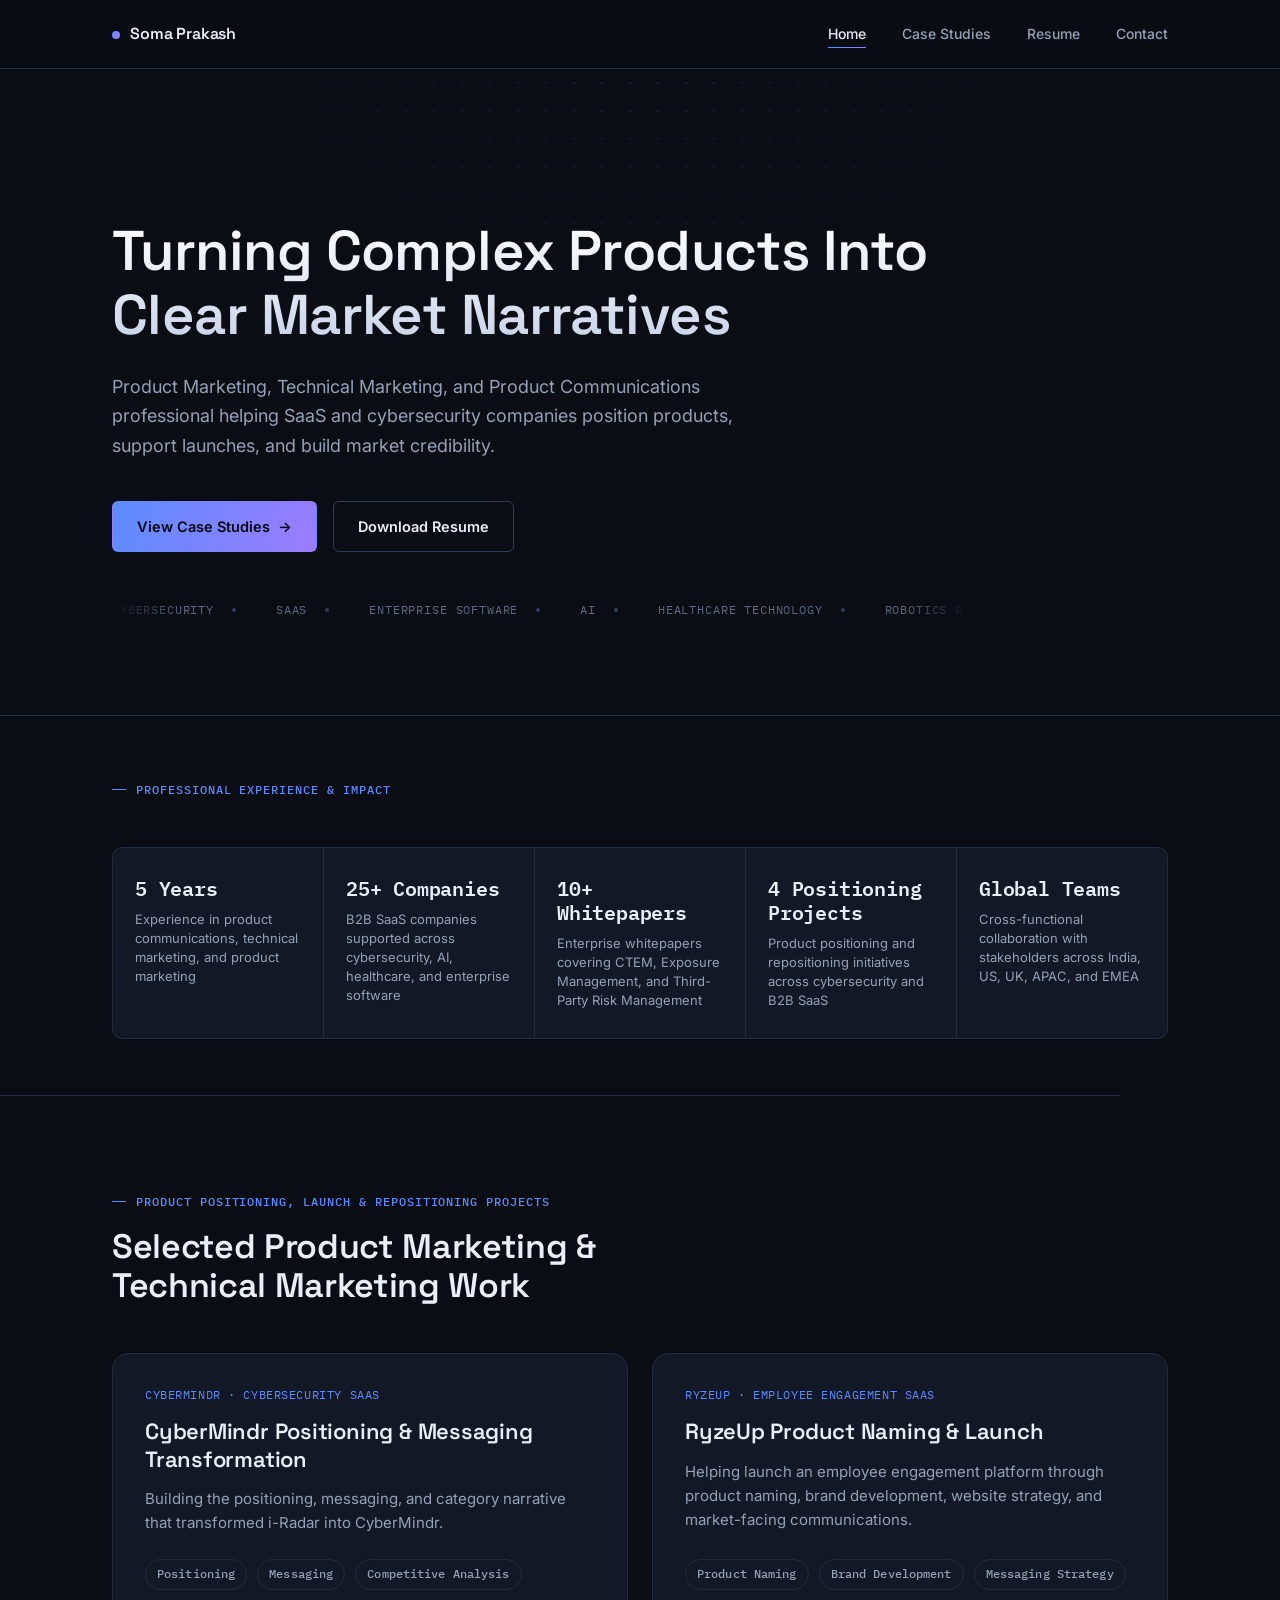
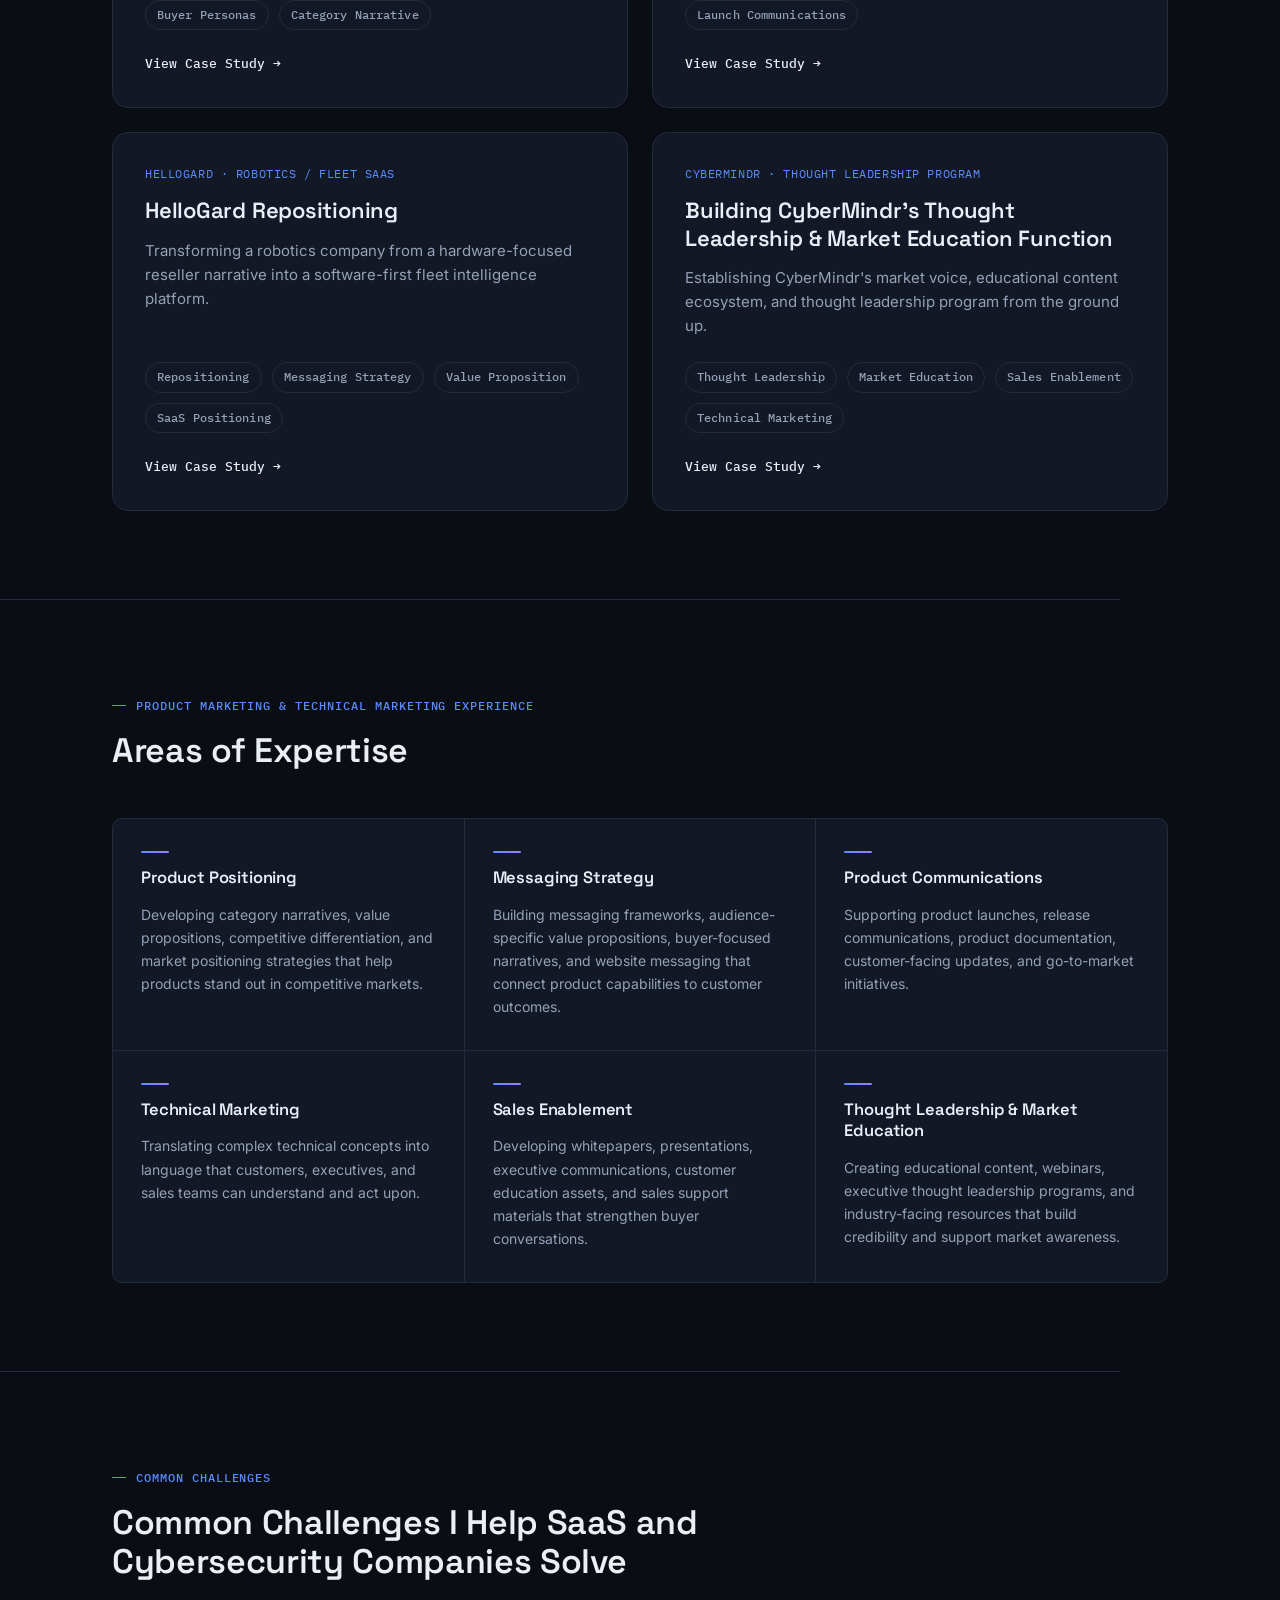
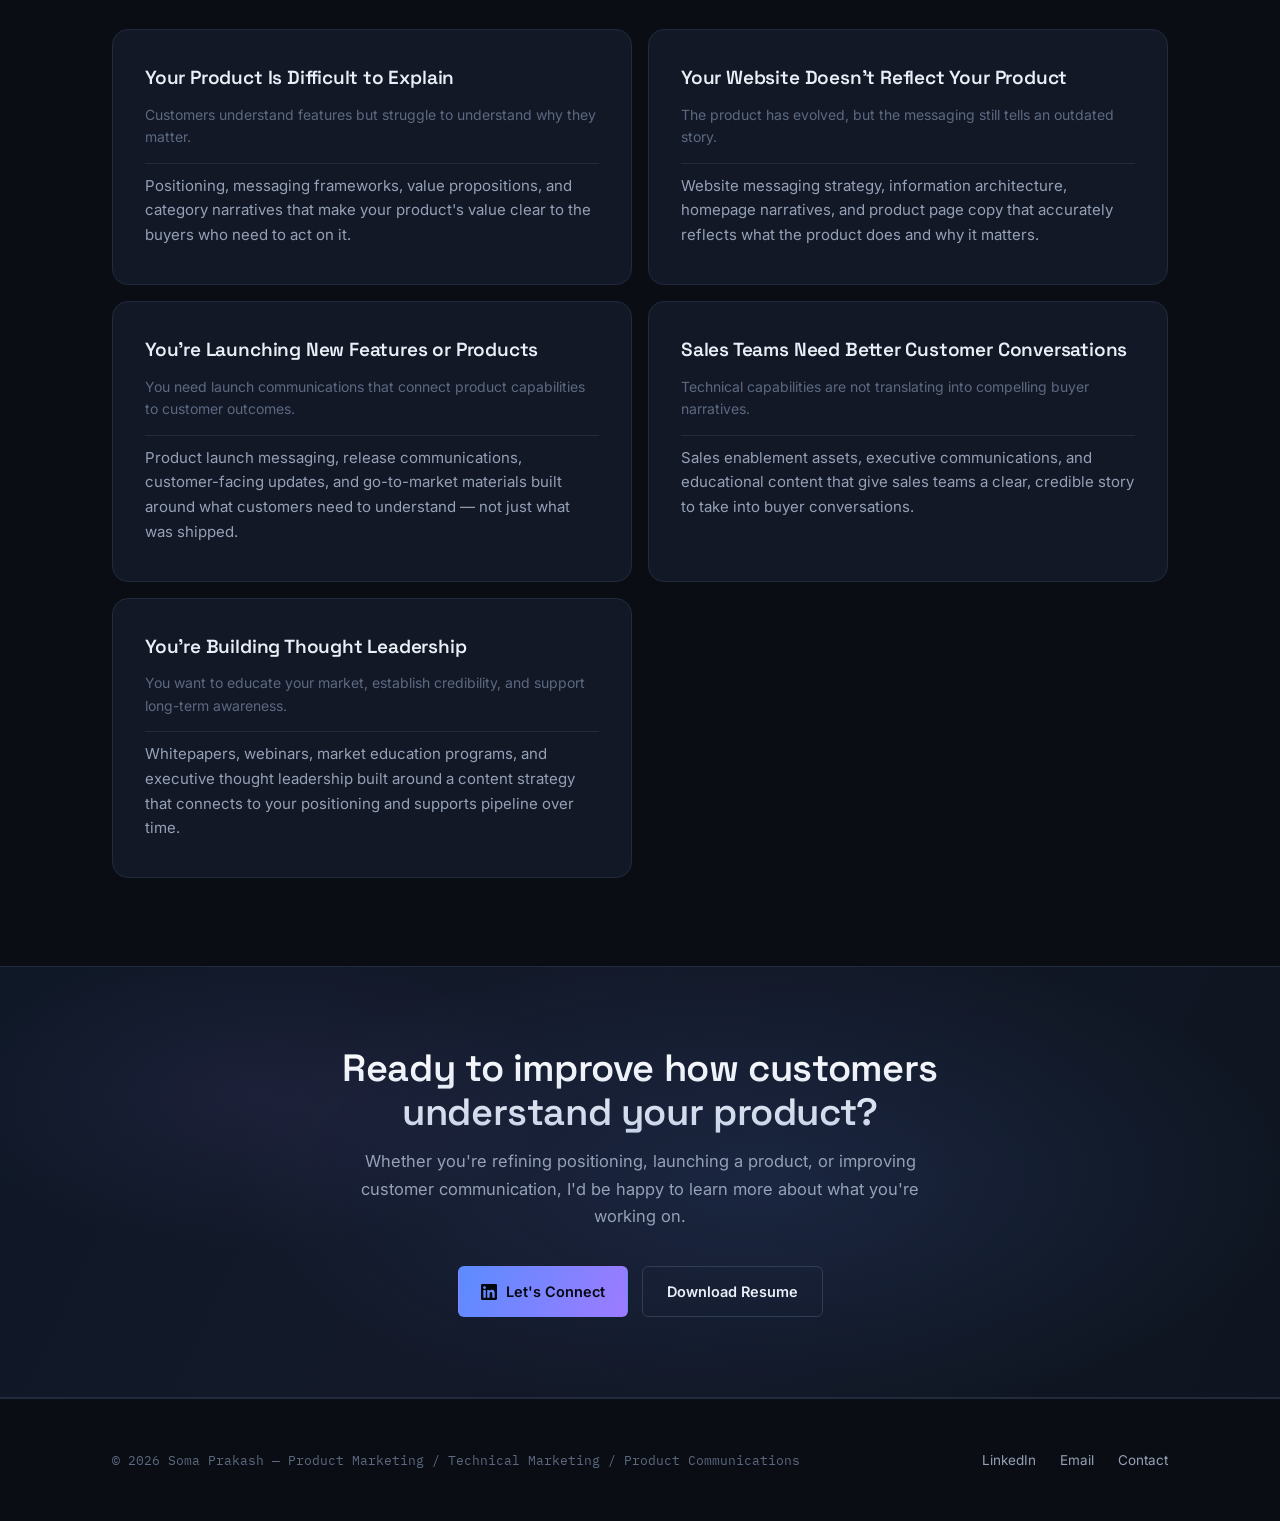
<file: Portfolio - New/index.html>
<!DOCTYPE html>
<html lang="en">
<head>
<meta charset="UTF-8">
<meta name="viewport" content="width=device-width, initial-scale=1.0">
<title>Soma Prakash — Product Marketing, Technical Marketing & Product Communications</title>
<meta name="description" content="Product Marketing, Technical Marketing and Product Communications professional helping SaaS and cybersecurity companies position products, support launches, and build market credibility.">
<link rel="stylesheet" href="assets/style.css">
<style>

/* ── Industry ticker ─────────────────────────────────── */
.ticker-outer {
  overflow: hidden;
  margin-top: 48px;
  padding: 0;
  -webkit-mask-image: linear-gradient(to right, transparent 0%, black 8%, black 92%, transparent 100%);
  mask-image: linear-gradient(to right, transparent 0%, black 8%, black 92%, transparent 100%);
}
.ticker-track {
  display: flex;
  width: max-content;
  animation: ticker-scroll 28s linear infinite;
}
@media (prefers-reduced-motion: reduce) {
  .ticker-track { animation: none; }
}
.ticker-track:hover { animation-play-state: paused; }
@keyframes ticker-scroll {
  from { transform: translateX(0); }
  to   { transform: translateX(-50%); }
}
.ticker-item {
  display: flex;
  align-items: center;
  gap: 18px;
  padding-right: 40px;
  font-family: var(--font-mono);
  font-size: 12px;
  letter-spacing: 0.07em;
  text-transform: uppercase;
  color: var(--text-muted);
  white-space: nowrap;
}
.ticker-item::after {
  content: "";
  width: 4px;
  height: 4px;
  border-radius: 50%;
  background: var(--border-strong);
  flex-shrink: 0;
}

/* ── Highlights grid ─────────────────────────────────── */
.highlights-grid {
  display: grid;
  grid-template-columns: repeat(5, 1fr);
  gap: 1px;
  background: var(--border);
  border: 1px solid var(--border);
  border-radius: var(--radius-m);
  overflow: hidden;
}
.highlight-item {
  position: relative;
  background: var(--bg-surface);
  padding: 28px 22px;
  display: flex;
  flex-direction: column;
  gap: 10px;
  transition: background 0.2s ease;
}
.highlight-item::before {
  content: "";
  position: absolute;
  top: 0; left: 0; right: 0;
  height: 2px;
  background: var(--gradient);
  opacity: 0;
  transition: opacity 0.2s ease;
}
.highlight-item:hover { background: var(--bg-surface-2); }
.highlight-item:hover::before { opacity: 1; }
.highlight-item .h-value {
  font-family: var(--font-mono);
  font-size: 20px;
  font-weight: 600;
  color: var(--text-primary);
  line-height: 1.2;
  letter-spacing: -0.01em;
}
.highlight-item .h-label {
  font-size: 13px;
  color: var(--text-secondary);
  line-height: 1.45;
}

/* ── Expertise cards ─────────────────────────────────── */
.expertise-cards {
  display: grid;
  grid-template-columns: repeat(3, 1fr);
  gap: 1px;
  background: var(--border);
  border: 1px solid var(--border);
  border-radius: var(--radius-m);
  overflow: hidden;
}
.expertise-card {
  background: var(--bg-surface);
  padding: 32px 28px;
  display: flex;
  flex-direction: column;
  gap: 14px;
  transition: background 0.2s ease;
}
.expertise-card:hover { background: var(--bg-surface-2); }
.expertise-card .ex-rule {
  width: 28px; height: 2px;
  background: var(--gradient);
  border-radius: 2px;
}
.expertise-card h3 { font-size: 16.5px; font-weight: 600; line-height: 1.3; margin: 0; }
.expertise-card p  { font-size: 14px; color: var(--text-secondary); line-height: 1.65; margin: 0; }

/* ── Challenge cards ─────────────────────────────────── */
.challenges-grid {
  display: grid;
  grid-template-columns: repeat(2, 1fr);
  gap: 16px;
}
.challenge-card {
  position: relative;
  background: var(--bg-surface);
  border: 1px solid var(--border);
  border-radius: var(--radius-l);
  padding: 36px 32px;
  display: flex;
  flex-direction: column;
  gap: 14px;
  overflow: hidden;
  transition: border-color 0.25s ease, background 0.25s ease;
}
.challenge-card::before {
  content: "";
  position: absolute;
  top: 0; left: 0; right: 0;
  height: 2px;
  background: var(--gradient);
  opacity: 0;
  transition: opacity 0.25s ease;
}
.challenge-card:hover { border-color: var(--border-strong); background: var(--bg-surface-2); }
.challenge-card:hover::before { opacity: 1; }
.challenge-card h3 {
  font-size: 19px;
  font-weight: 600;
  line-height: 1.25;
  margin: 0;
  color: var(--text-primary);
}
.challenge-card .ch-problem {
  font-size: 14px;
  color: var(--text-muted);
  line-height: 1.6;
  margin: 0;
}
.challenge-card .ch-solution {
  font-size: 15px;
  color: var(--text-secondary);
  line-height: 1.65;
  margin: 0;
  padding-top: 10px;
  border-top: 1px solid var(--border);
}
/* last card full-width when count is odd */
.challenge-card:last-child:nth-child(odd) {
  grid-column: 1 / -1;
  max-width: calc(50% - 8px);
}

/* ── CTA strip ───────────────────────────────────────── */
.cta-strip {
  position: relative;
  background: linear-gradient(115deg, #0f1827 0%, #131929 40%, #0e1520 100%);
  border-top: 1px solid var(--border);
  border-bottom: 1px solid var(--border);
  overflow: hidden;
  padding: 80px 0;
}
.cta-strip::before {
  content: "";
  position: absolute;
  inset: 0;
  background: radial-gradient(ellipse 60% 80% at 60% 50%, rgba(91,140,255,0.12) 0%, transparent 70%),
              radial-gradient(ellipse 40% 60% at 20% 30%, rgba(157,123,255,0.08) 0%, transparent 60%);
  pointer-events: none;
}
.cta-strip .container {
  position: relative;
  z-index: 1;
  text-align: center;
  max-width: 680px;
  margin: 0 auto;
}
.cta-strip h2 {
  font-size: clamp(26px, 3.5vw, 38px);
  background: linear-gradient(180deg, #ffffff 0%, #c7d2e8 100%);
  -webkit-background-clip: text;
  background-clip: text;
  color: transparent;
  margin-bottom: 14px;
}
.cta-strip p {
  font-size: 16.5px;
  color: var(--text-secondary);
  line-height: 1.65;
  margin-bottom: 36px;
}
.cta-strip .strip-actions {
  display: flex;
  gap: 14px;
  justify-content: center;
  flex-wrap: wrap;
}
.btn-linkedin {
  display: inline-flex;
  align-items: center;
  gap: 9px;
  font-family: var(--font-body);
  font-size: 14.5px;
  font-weight: 600;
  padding: 13px 22px;
  border-radius: var(--radius-s);
  background: var(--gradient);
  color: #060810;
  border: 1px solid transparent;
  transition: transform 0.2s ease, box-shadow 0.2s ease;
  text-decoration: none;
}
.btn-linkedin:hover {
  transform: translateY(-2px);
  box-shadow: 0 12px 32px -8px rgba(91,140,255,0.45);
}
.btn-linkedin svg { flex-shrink: 0; }

/* ── Responsive ─────────────────────────────────────── */
@media (max-width: 1080px) {
  .highlights-grid { grid-template-columns: repeat(3, 1fr); }
}
@media (max-width: 880px) {
  .highlights-grid { grid-template-columns: repeat(2, 1fr); }
  .expertise-cards { grid-template-columns: repeat(2, 1fr); }
  .challenges-grid { grid-template-columns: 1fr; }
  .challenge-card:last-child:nth-child(odd) { grid-column: auto; max-width: 100%; }
}
@media (max-width: 560px) {
  .highlights-grid { grid-template-columns: 1fr; }
  .expertise-cards { grid-template-columns: 1fr; }
  .cta-strip { padding: 56px 0; }
}
</style>
</head>
<body>

<!-- ── Navigation ──────────────────────────────────────────── -->
<nav class="site-nav">
  <div class="container">
    <a href="index.html" class="nav-logo"><span class="mark"></span>Soma Prakash</a>
    <ul class="nav-links">
      <li><a href="index.html" class="active">Home</a></li>
      <li><a href="case-studies.html">Case Studies</a></li>
      <li><a href="resume.html">Resume</a></li>
      <li><a href="contact.html">Contact</a></li>
    </ul>
    <button class="nav-toggle" aria-label="Toggle menu" aria-expanded="false"><span></span><span></span></button>
  </div>
</nav>

<!-- ── Hero ────────────────────────────────────────────────── -->
<header class="hero">
  <div class="grid-texture"></div>
  <div class="container">
    <div class="hero-inner reveal">
      <h1>Turning Complex Products Into Clear Market Narratives</h1>
      <p class="subhead">Product Marketing, Technical Marketing, and Product Communications professional helping SaaS and cybersecurity companies position products, support launches, and build market credibility.</p>
      <div class="hero-actions">
        <a href="case-studies.html" class="btn btn-primary">View Case Studies <span class="btn-arrow">→</span></a>
        <a href="assets/pdf/Soma_Prakash_Resume.pdf" download class="btn btn-secondary">Download Resume</a>
      </div>
      <!-- Ticker: no divider, no label, supporting proof only -->
      <div class="ticker-outer">
        <div class="ticker-track">
          <!-- duplicated for seamless loop -->
          <span class="ticker-item">Cybersecurity</span>
          <span class="ticker-item">SaaS</span>
          <span class="ticker-item">Enterprise Software</span>
          <span class="ticker-item">AI</span>
          <span class="ticker-item">Healthcare Technology</span>
          <span class="ticker-item">Robotics &amp; Automation</span>
          <span class="ticker-item">Retail Technology</span>
          <span class="ticker-item">Cybersecurity</span>
          <span class="ticker-item">SaaS</span>
          <span class="ticker-item">Enterprise Software</span>
          <span class="ticker-item">AI</span>
          <span class="ticker-item">Healthcare Technology</span>
          <span class="ticker-item">Robotics &amp; Automation</span>
          <span class="ticker-item">Retail Technology</span>
        </div>
      </div>
    </div>
  </div>
</header>

<!-- ── Professional Experience & Impact ────────────────────── -->
<section class="section-tight">
  <div class="container">
    <div class="section-head reveal">
      <span class="eyebrow">Professional Experience &amp; Impact</span>
    </div>
    <div class="highlights-grid reveal">
      <div class="highlight-item">
        <div class="h-value">5 Years</div>
        <div class="h-label">Experience in product communications, technical marketing, and product marketing</div>
      </div>
      <div class="highlight-item">
        <div class="h-value">25+ Companies</div>
        <div class="h-label">B2B SaaS companies supported across cybersecurity, AI, healthcare, and enterprise software</div>
      </div>
      <div class="highlight-item">
        <div class="h-value">10+ Whitepapers</div>
        <div class="h-label">Enterprise whitepapers covering CTEM, Exposure Management, and Third-Party Risk Management</div>
      </div>
      <div class="highlight-item">
        <div class="h-value">4 Positioning Projects</div>
        <div class="h-label">Product positioning and repositioning initiatives across cybersecurity and B2B SaaS</div>
      </div>
      <div class="highlight-item">
        <div class="h-value">Global Teams</div>
        <div class="h-label">Cross-functional collaboration with stakeholders across India, US, UK, APAC, and EMEA</div>
      </div>
    </div>
  </div>
</section>

<hr class="divider container">

<!-- ── Product Positioning, Launch & Repositioning Projects ── -->
<section>
  <div class="container">
    <div class="section-head reveal">
      <span class="eyebrow">Product Positioning, Launch &amp; Repositioning Projects</span>
      <h2>Selected Product Marketing &amp; Technical Marketing Work</h2>
    </div>
    <div class="cs-grid">

      <a href="case-study-cybermindr-positioning.html" class="cs-card reveal">
        <span class="cs-org">CyberMindr · Cybersecurity SaaS</span>
        <h3>CyberMindr Positioning &amp; Messaging Transformation</h3>
        <p class="summary">Building the positioning, messaging, and category narrative that transformed i-Radar into CyberMindr.</p>
        <div class="skill-grid">
          <span class="pill">Positioning</span>
          <span class="pill">Messaging</span>
          <span class="pill">Competitive Analysis</span>
          <span class="pill">Buyer Personas</span>
          <span class="pill">Category Narrative</span>
        </div>
        <span class="read-link">View Case Study <span class="arrow">→</span></span>
      </a>

      <a href="case-study-ryzeup-launch.html" class="cs-card reveal">
        <span class="cs-org">RyzeUp · Employee Engagement SaaS</span>
        <h3>RyzeUp Product Naming &amp; Launch</h3>
        <p class="summary">Helping launch an employee engagement platform through product naming, brand development, website strategy, and market-facing communications.</p>
        <div class="skill-grid">
          <span class="pill">Product Naming</span>
          <span class="pill">Brand Development</span>
          <span class="pill">Messaging Strategy</span>
          <span class="pill">Launch Communications</span>
        </div>
        <span class="read-link">View Case Study <span class="arrow">→</span></span>
      </a>

      <a href="case-study-hellogard.html" class="cs-card reveal">
        <span class="cs-org">HelloGard · Robotics / Fleet SaaS</span>
        <h3>HelloGard Repositioning</h3>
        <p class="summary">Transforming a robotics company from a hardware-focused reseller narrative into a software-first fleet intelligence platform.</p>
        <div class="skill-grid">
          <span class="pill">Repositioning</span>
          <span class="pill">Messaging Strategy</span>
          <span class="pill">Value Proposition</span>
          <span class="pill">SaaS Positioning</span>
        </div>
        <span class="read-link">View Case Study <span class="arrow">→</span></span>
      </a>

      <a href="case-study-cybermindr-thought-leadership.html" class="cs-card reveal">
        <span class="cs-org">CyberMindr · Thought Leadership Program</span>
        <h3>Building CyberMindr's Thought Leadership &amp; Market Education Function</h3>
        <p class="summary">Establishing CyberMindr's market voice, educational content ecosystem, and thought leadership program from the ground up.</p>
        <div class="skill-grid">
          <span class="pill">Thought Leadership</span>
          <span class="pill">Market Education</span>
          <span class="pill">Sales Enablement</span>
          <span class="pill">Technical Marketing</span>
        </div>
        <span class="read-link">View Case Study <span class="arrow">→</span></span>
      </a>

    </div>
  </div>
</section>

<hr class="divider container">

<!-- ── Product Marketing & Technical Marketing Experience ───── -->
<section>
  <div class="container">
    <div class="section-head reveal">
      <span class="eyebrow">Product Marketing &amp; Technical Marketing Experience</span>
      <h2>Areas of Expertise</h2>
    </div>
    <div class="expertise-cards">
      <div class="expertise-card reveal">
        <div class="ex-rule"></div>
        <h3>Product Positioning</h3>
        <p>Developing category narratives, value propositions, competitive differentiation, and market positioning strategies that help products stand out in competitive markets.</p>
      </div>
      <div class="expertise-card reveal">
        <div class="ex-rule"></div>
        <h3>Messaging Strategy</h3>
        <p>Building messaging frameworks, audience-specific value propositions, buyer-focused narratives, and website messaging that connect product capabilities to customer outcomes.</p>
      </div>
      <div class="expertise-card reveal">
        <div class="ex-rule"></div>
        <h3>Product Communications</h3>
        <p>Supporting product launches, release communications, product documentation, customer-facing updates, and go-to-market initiatives.</p>
      </div>
      <div class="expertise-card reveal">
        <div class="ex-rule"></div>
        <h3>Technical Marketing</h3>
        <p>Translating complex technical concepts into language that customers, executives, and sales teams can understand and act upon.</p>
      </div>
      <div class="expertise-card reveal">
        <div class="ex-rule"></div>
        <h3>Sales Enablement</h3>
        <p>Developing whitepapers, presentations, executive communications, customer education assets, and sales support materials that strengthen buyer conversations.</p>
      </div>
      <div class="expertise-card reveal">
        <div class="ex-rule"></div>
        <h3>Thought Leadership &amp; Market Education</h3>
        <p>Creating educational content, webinars, executive thought leadership programs, and industry-facing resources that build credibility and support market awareness.</p>
      </div>
    </div>
  </div>
</section>

<hr class="divider container">

<!-- ── Common Challenges ────────────────────────────────────── -->
<section>
  <div class="container">
    <div class="section-head reveal">
      <span class="eyebrow">Common Challenges</span>
      <h2>Common Challenges I Help SaaS and Cybersecurity Companies Solve</h2>
    </div>
    <div class="challenges-grid">

      <div class="challenge-card reveal">
        <h3>Your Product Is Difficult to Explain</h3>
        <p class="ch-problem">Customers understand features but struggle to understand why they matter.</p>
        <p class="ch-solution">Positioning, messaging frameworks, value propositions, and category narratives that make your product's value clear to the buyers who need to act on it.</p>
      </div>

      <div class="challenge-card reveal">
        <h3>Your Website Doesn't Reflect Your Product</h3>
        <p class="ch-problem">The product has evolved, but the messaging still tells an outdated story.</p>
        <p class="ch-solution">Website messaging strategy, information architecture, homepage narratives, and product page copy that accurately reflects what the product does and why it matters.</p>
      </div>

      <div class="challenge-card reveal">
        <h3>You're Launching New Features or Products</h3>
        <p class="ch-problem">You need launch communications that connect product capabilities to customer outcomes.</p>
        <p class="ch-solution">Product launch messaging, release communications, customer-facing updates, and go-to-market materials built around what customers need to understand — not just what was shipped.</p>
      </div>

      <div class="challenge-card reveal">
        <h3>Sales Teams Need Better Customer Conversations</h3>
        <p class="ch-problem">Technical capabilities are not translating into compelling buyer narratives.</p>
        <p class="ch-solution">Sales enablement assets, executive communications, and educational content that give sales teams a clear, credible story to take into buyer conversations.</p>
      </div>

      <div class="challenge-card reveal">
        <h3>You're Building Thought Leadership</h3>
        <p class="ch-problem">You want to educate your market, establish credibility, and support long-term awareness.</p>
        <p class="ch-solution">Whitepapers, webinars, market education programs, and executive thought leadership built around a content strategy that connects to your positioning and supports pipeline over time.</p>
      </div>

    </div>
  </div>
</section>

<!-- ── CTA Strip ────────────────────────────────────────────── -->
<div class="cta-strip">
  <div class="container reveal">
    <h2>Ready to improve how customers understand your product?</h2>
    <p>Whether you're refining positioning, launching a product, or improving customer communication, I'd be happy to learn more about what you're working on.</p>
    <div class="strip-actions">
      <a href="https://linkedin.com/in/somaprakash" target="_blank" rel="noopener" class="btn-linkedin">
        <svg width="16" height="16" viewBox="0 0 24 24" fill="currentColor" aria-hidden="true">
          <path d="M20.447 20.452h-3.554v-5.569c0-1.328-.027-3.037-1.852-3.037-1.853 0-2.136 1.445-2.136 2.939v5.667H9.351V9h3.414v1.561h.046c.477-.9 1.637-1.85 3.37-1.85 3.601 0 4.267 2.37 4.267 5.455v6.286zM5.337 7.433c-1.144 0-2.063-.926-2.063-2.065 0-1.138.92-2.063 2.063-2.063 1.14 0 2.064.925 2.064 2.063 0 1.139-.925 2.065-2.064 2.065zm1.782 13.019H3.555V9h3.564v11.452zM22.225 0H1.771C.792 0 0 .774 0 1.729v20.542C0 23.227.792 24 1.771 24h20.451C23.2 24 24 23.227 24 22.271V1.729C24 .774 23.2 0 22.222 0h.003z"/>
        </svg>
        Let's Connect
      </a>
      <a href="assets/pdf/Soma_Prakash_Resume.pdf" download class="btn btn-secondary">Download Resume</a>
    </div>
  </div>
</div>

<!-- ── Footer ───────────────────────────────────────────────── -->
<footer class="site-footer">
  <div class="container">
    <div class="foot-left">© 2026 Soma Prakash — Product Marketing / Technical Marketing / Product Communications</div>
    <ul class="foot-links">
      <li><a href="https://linkedin.com/in/somaprakash" target="_blank" rel="noopener">LinkedIn</a></li>
      <li><a href="mailto:somaaprakash@gmail.com">Email</a></li>
      <li><a href="contact.html">Contact</a></li>
    </ul>
  </div>
</footer>

<script src="assets/main.js"></script>
</body>
</html>
</file>
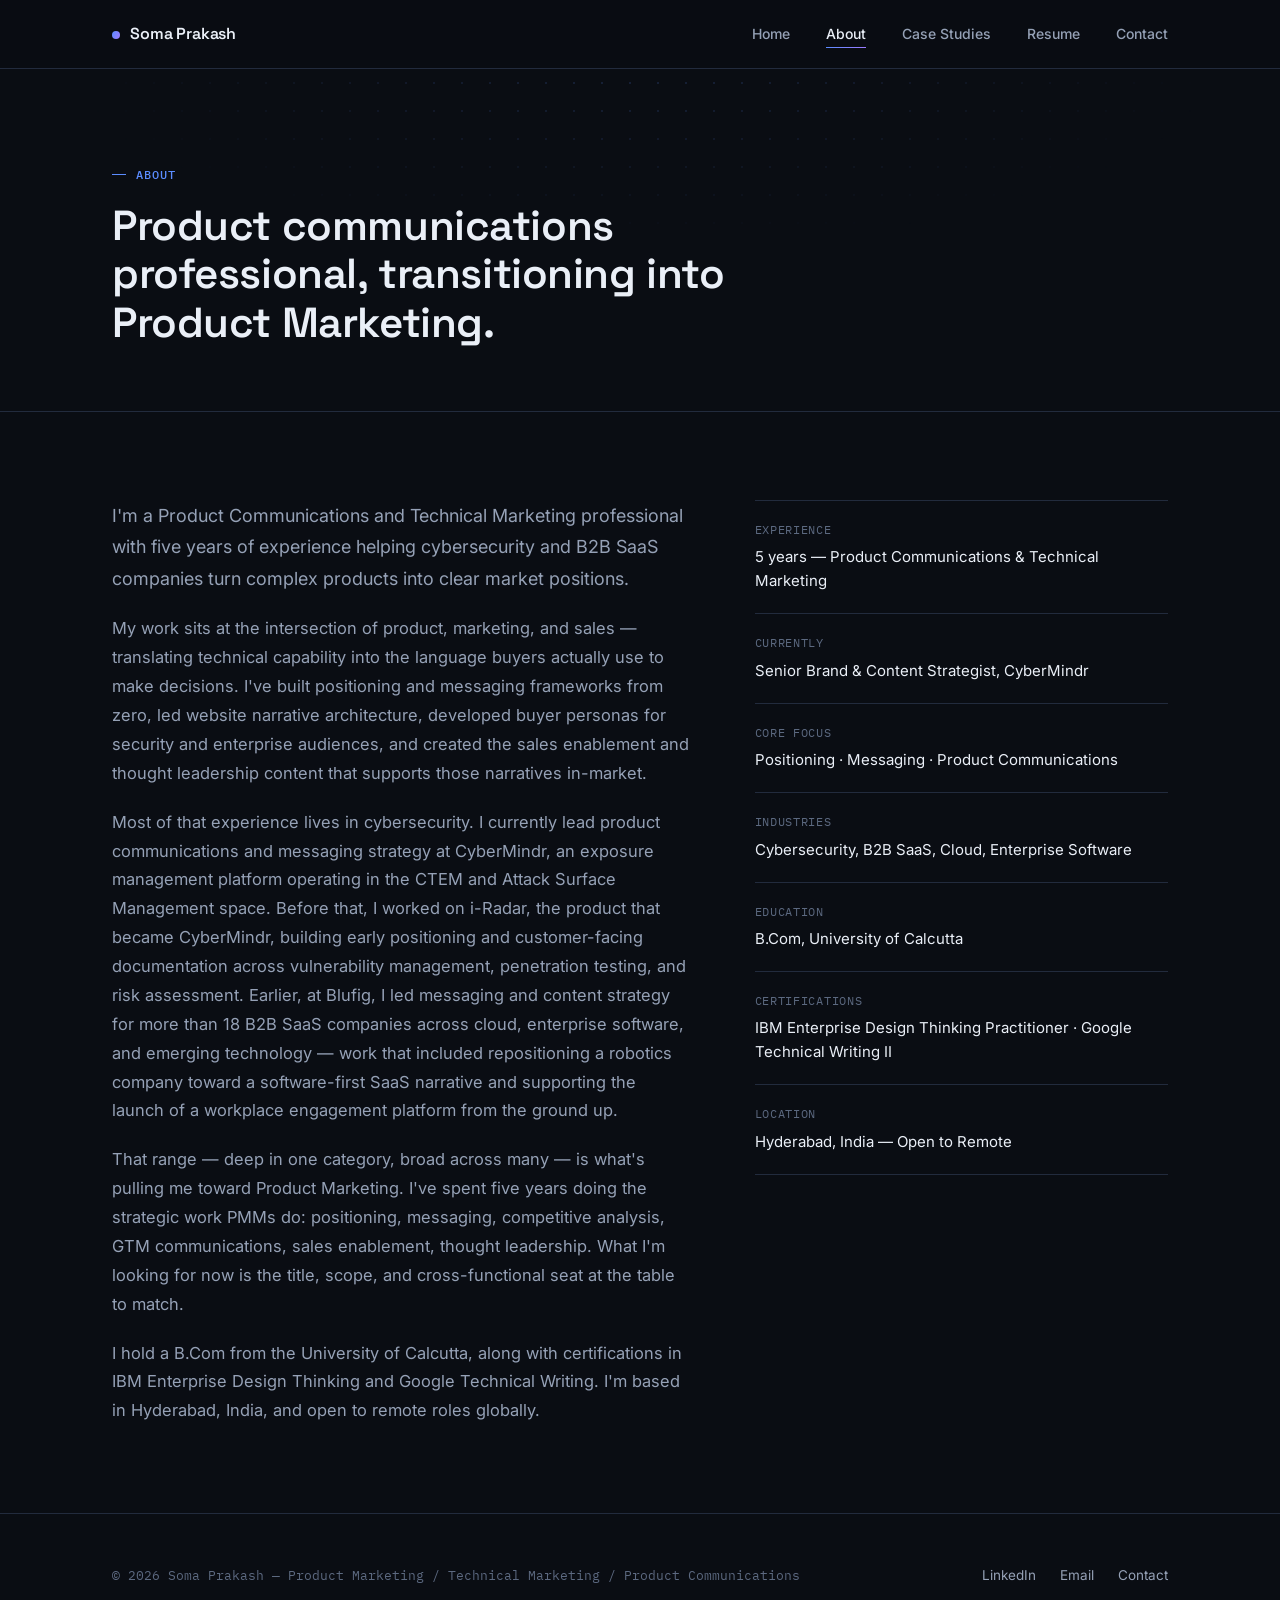
<file: Portfolio - New/about.html>
<!DOCTYPE html>
<html lang="en">
<head>
<meta charset="UTF-8">
<meta name="viewport" content="width=device-width, initial-scale=1.0">
<title>About — Soma Prakash</title>
<meta name="description" content="Product Communications and Technical Marketing professional with 5 years of experience in cybersecurity and B2B SaaS, transitioning into Product Marketing.">
<link rel="stylesheet" href="assets/style.css">
</head>
<body>

<nav class="site-nav">
  <div class="container">
    <a href="index.html" class="nav-logo"><span class="mark"></span>Soma Prakash </a>
    <ul class="nav-links">
      <li><a href="index.html">Home</a></li>
      <li><a href="about.html" class="active">About</a></li>
      <li><a href="case-studies.html">Case Studies</a></li>
      <li><a href="resume.html">Resume</a></li>
      <li><a href="contact.html">Contact</a></li>
    </ul>
    <button class="nav-toggle" aria-label="Toggle menu" aria-expanded="false"><span></span><span></span></button>
  </div>
</nav>

<header class="page-hero">
  <div class="grid-texture"></div>
  <div class="container">
    <div class="hero-inner reveal">
      <span class="eyebrow">About</span>
      <h1>Product communications professional, transitioning into Product Marketing.</h1>
    </div>
  </div>
</header>

<section>
  <div class="container">
    <div class="about-layout">

      <div class="reveal">
        <p style="font-size:18px; line-height:1.75; color:var(--text-secondary); margin-bottom:20px;">I'm a Product Communications and Technical Marketing professional with five years of experience helping cybersecurity and B2B SaaS companies turn complex products into clear market positions.</p>
        <p style="font-size:16.5px; line-height:1.75; color:var(--text-secondary); margin-bottom:20px;">My work sits at the intersection of product, marketing, and sales — translating technical capability into the language buyers actually use to make decisions. I've built positioning and messaging frameworks from zero, led website narrative architecture, developed buyer personas for security and enterprise audiences, and created the sales enablement and thought leadership content that supports those narratives in-market.</p>
        <p style="font-size:16.5px; line-height:1.75; color:var(--text-secondary); margin-bottom:20px;">Most of that experience lives in cybersecurity. I currently lead product communications and messaging strategy at CyberMindr, an exposure management platform operating in the CTEM and Attack Surface Management space. Before that, I worked on i-Radar, the product that became CyberMindr, building early positioning and customer-facing documentation across vulnerability management, penetration testing, and risk assessment. Earlier, at Blufig, I led messaging and content strategy for more than 18 B2B SaaS companies across cloud, enterprise software, and emerging technology — work that included repositioning a robotics company toward a software-first SaaS narrative and supporting the launch of a workplace engagement platform from the ground up.</p>
        <p style="font-size:16.5px; line-height:1.75; color:var(--text-secondary); margin-bottom:20px;">That range — deep in one category, broad across many — is what's pulling me toward Product Marketing. I've spent five years doing the strategic work PMMs do: positioning, messaging, competitive analysis, GTM communications, sales enablement, thought leadership. What I'm looking for now is the title, scope, and cross-functional seat at the table to match.</p>
        <p style="font-size:16.5px; line-height:1.75; color:var(--text-secondary);">I hold a B.Com from the University of Calcutta, along with certifications in IBM Enterprise Design Thinking and Google Technical Writing. I'm based in Hyderabad, India, and open to remote roles globally.</p>
      </div>

      <aside class="reveal">
        <div class="about-fact">
          <div class="k">Experience</div>
          <div class="v">5 years — Product Communications &amp; Technical Marketing</div>
        </div>
        <div class="about-fact">
          <div class="k">Currently</div>
          <div class="v">Senior Brand &amp; Content Strategist, CyberMindr</div>
        </div>
        <div class="about-fact">
          <div class="k">Core Focus</div>
          <div class="v">Positioning · Messaging · Product Communications</div>
        </div>
        <div class="about-fact">
          <div class="k">Industries</div>
          <div class="v">Cybersecurity, B2B SaaS, Cloud, Enterprise Software</div>
        </div>
        <div class="about-fact">
          <div class="k">Education</div>
          <div class="v">B.Com, University of Calcutta</div>
        </div>
        <div class="about-fact">
          <div class="k">Certifications</div>
          <div class="v">IBM Enterprise Design Thinking Practitioner · Google Technical Writing II</div>
        </div>
        <div class="about-fact">
          <div class="k">Location</div>
          <div class="v">Hyderabad, India — Open to Remote</div>
        </div>
      </aside>

    </div>
  </div>
</section>

<footer class="site-footer">
  <div class="container">
    <div class="foot-left">© 2026 Soma Prakash — Product Marketing / Technical Marketing / Product Communications</div>
    <ul class="foot-links">
      <li><a href="https://linkedin.com/in/somaprakash" target="_blank" rel="noopener">LinkedIn</a></li>
      <li><a href="mailto:somaaprakash@gmail.com">Email</a></li>
      <li><a href="contact.html">Contact</a></li>
    </ul>
  </div>
</footer>

<script src="assets/main.js"></script>
</body>
</html>
</file>
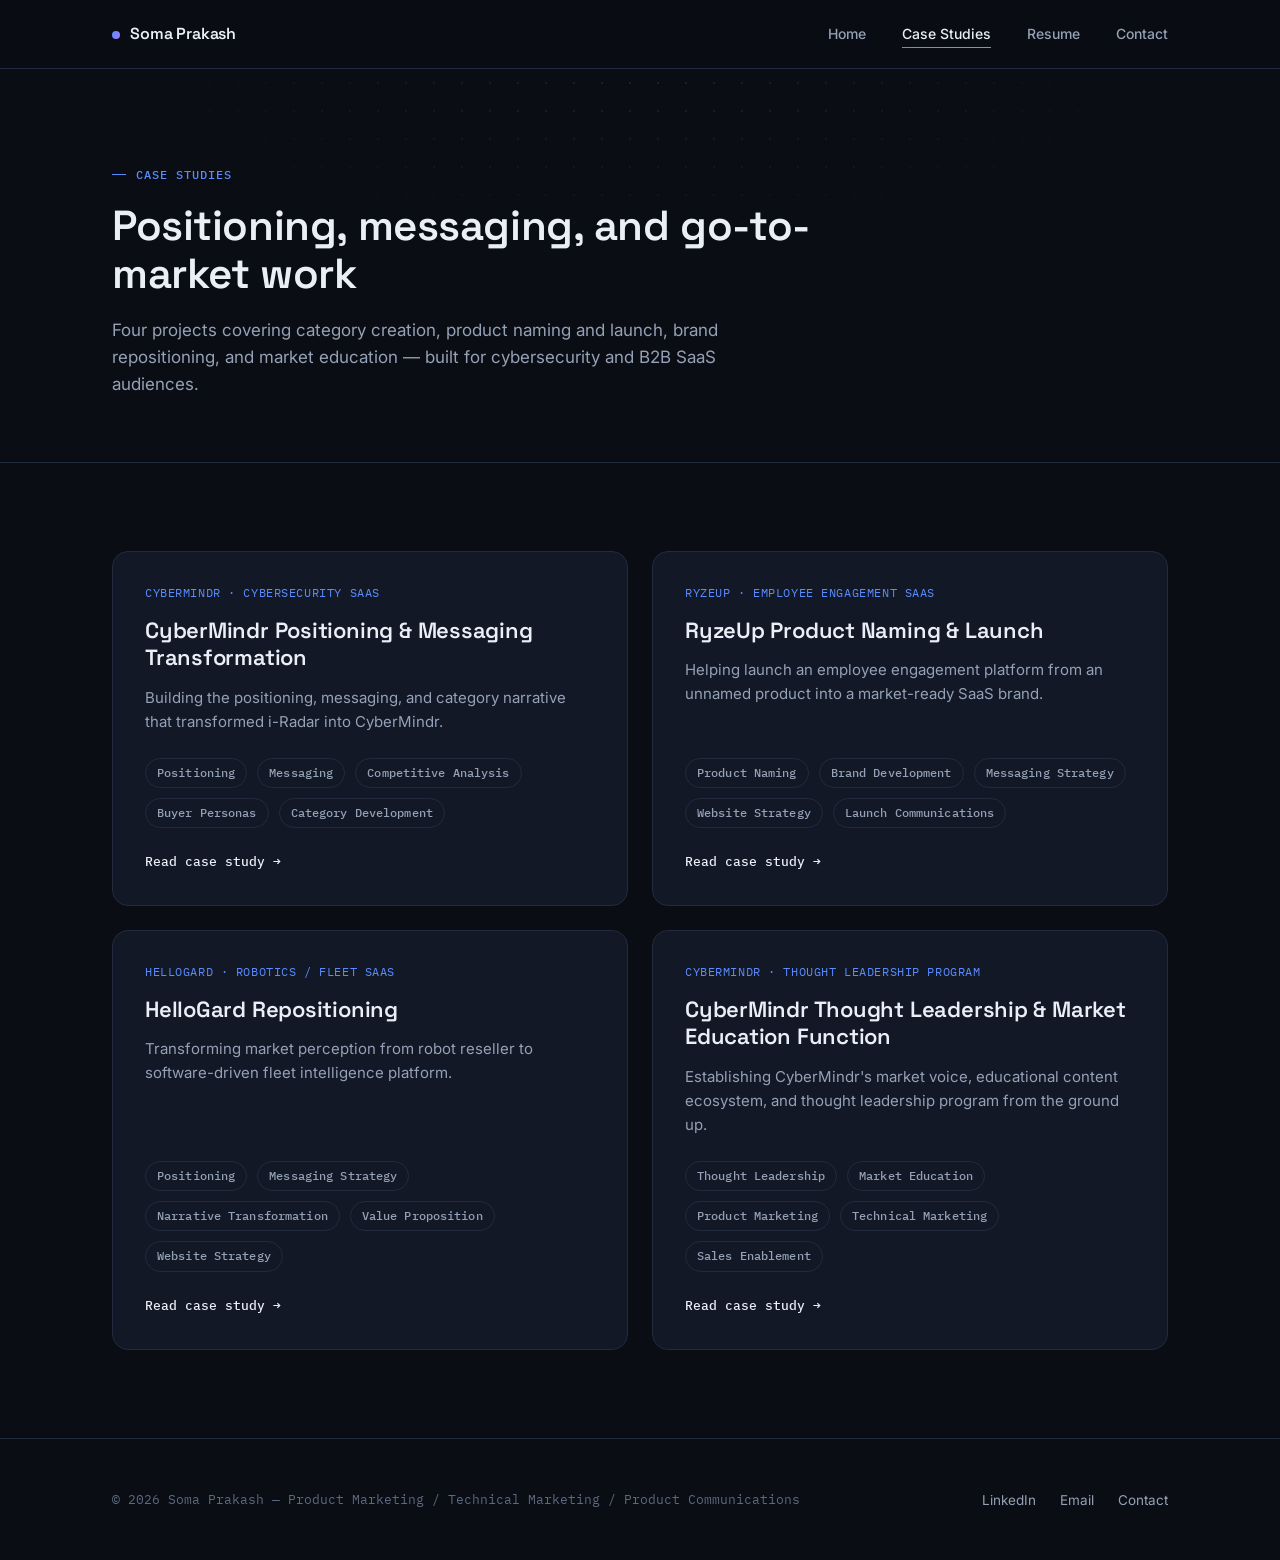
<file: Portfolio - New/case-studies.html>
<!DOCTYPE html>
<html lang="en">
<head>
<meta charset="UTF-8">
<meta name="viewport" content="width=device-width, initial-scale=1.0">
<title>Case Studies — Soma Prakash</title>
<meta name="description" content="Product positioning, messaging strategy, and go-to-market case studies in cybersecurity and B2B SaaS.">
<link rel="stylesheet" href="assets/style.css">
</head>
<body>

<nav class="site-nav">
  <div class="container">
    <a href="index.html" class="nav-logo"><span class="mark"></span>Soma Prakash </a>
    <ul class="nav-links">
      <li><a href="index.html">Home</a></li>
      <li><a href="case-studies.html" class="active">Case Studies</a></li>
      <li><a href="resume.html">Resume</a></li>
      <li><a href="contact.html">Contact</a></li>
    </ul>
    <button class="nav-toggle" aria-label="Toggle menu" aria-expanded="false"><span></span><span></span></button>
  </div>
</nav>

<header class="page-hero">
  <div class="grid-texture"></div>
  <div class="container">
    <div class="hero-inner reveal">
      <span class="eyebrow">Case Studies</span>
      <h1>Positioning, messaging, and go-to-market work</h1>
      <p class="subhead">Four projects covering category creation, product naming and launch, brand repositioning, and market education — built for cybersecurity and B2B SaaS audiences.</p>
    </div>
  </div>
</header>

<section>
  <div class="container">
    <div class="cs-grid">

      <a href="case-study-cybermindr-positioning.html" class="cs-card reveal">
        <span class="cs-org">CyberMindr · Cybersecurity SaaS</span>
        <h3>CyberMindr Positioning &amp; Messaging Transformation</h3>
        <p class="summary">Building the positioning, messaging, and category narrative that transformed i-Radar into CyberMindr.</p>
        <div class="skill-grid">
          <span class="pill">Positioning</span>
          <span class="pill">Messaging</span>
          <span class="pill">Competitive Analysis</span>
          <span class="pill">Buyer Personas</span>
          <span class="pill">Category Development</span>
        </div>
        <span class="read-link">Read case study <span class="arrow">→</span></span>
      </a>

      <a href="case-study-ryzeup-launch.html" class="cs-card reveal">
        <span class="cs-org">RyzeUp · Employee Engagement SaaS</span>
        <h3>RyzeUp Product Naming &amp; Launch</h3>
        <p class="summary">Helping launch an employee engagement platform from an unnamed product into a market-ready SaaS brand.</p>
        <div class="skill-grid">
          <span class="pill">Product Naming</span>
          <span class="pill">Brand Development</span>
          <span class="pill">Messaging Strategy</span>
          <span class="pill">Website Strategy</span>
          <span class="pill">Launch Communications</span>
        </div>
        <span class="read-link">Read case study <span class="arrow">→</span></span>
      </a>

      <a href="case-study-hellogard.html" class="cs-card reveal">
        <span class="cs-org">HelloGard · Robotics / Fleet SaaS</span>
        <h3>HelloGard Repositioning</h3>
        <p class="summary">Transforming market perception from robot reseller to software-driven fleet intelligence platform.</p>
        <div class="skill-grid">
          <span class="pill">Positioning</span>
          <span class="pill">Messaging Strategy</span>
          <span class="pill">Narrative Transformation</span>
          <span class="pill">Value Proposition</span>
          <span class="pill">Website Strategy</span>
        </div>
        <span class="read-link">Read case study <span class="arrow">→</span></span>
      </a>

      <a href="case-study-cybermindr-thought-leadership.html" class="cs-card reveal">
        <span class="cs-org">CyberMindr · Thought Leadership Program</span>
        <h3>CyberMindr Thought Leadership &amp; Market Education Function</h3>
        <p class="summary">Establishing CyberMindr's market voice, educational content ecosystem, and thought leadership program from the ground up.</p>
        <div class="skill-grid">
          <span class="pill">Thought Leadership</span>
          <span class="pill">Market Education</span>
          <span class="pill">Product Marketing</span>
          <span class="pill">Technical Marketing</span>
          <span class="pill">Sales Enablement</span>
        </div>
        <span class="read-link">Read case study <span class="arrow">→</span></span>
      </a>

    </div>
  </div>
</section>

<footer class="site-footer">
  <div class="container">
    <div class="foot-left">© 2026 Soma Prakash — Product Marketing / Technical Marketing / Product Communications</div>
    <ul class="foot-links">
      <li><a href="https://linkedin.com/in/somaprakash" target="_blank" rel="noopener">LinkedIn</a></li>
      <li><a href="mailto:somaaprakash@gmail.com">Email</a></li>
      <li><a href="contact.html">Contact</a></li>
    </ul>
  </div>
</footer>

<script src="assets/main.js"></script>
</body>
</html>
</file>
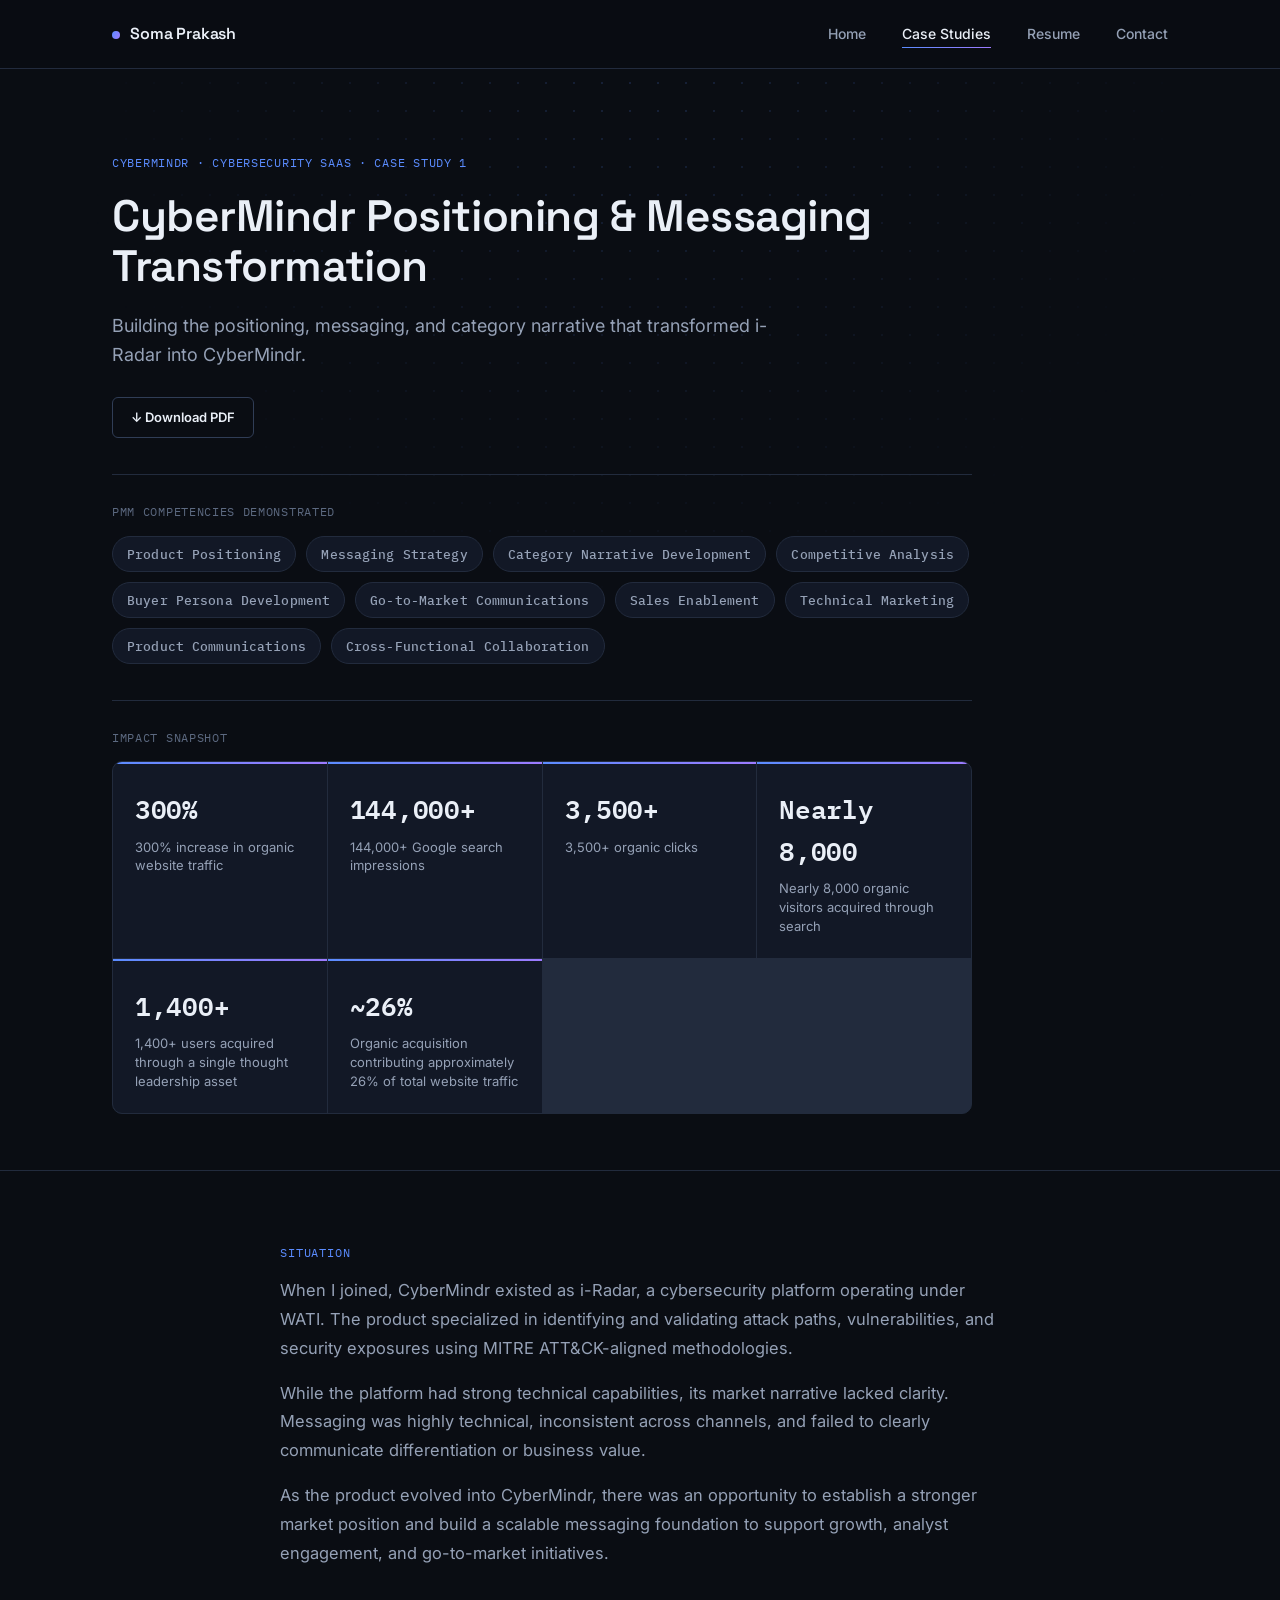
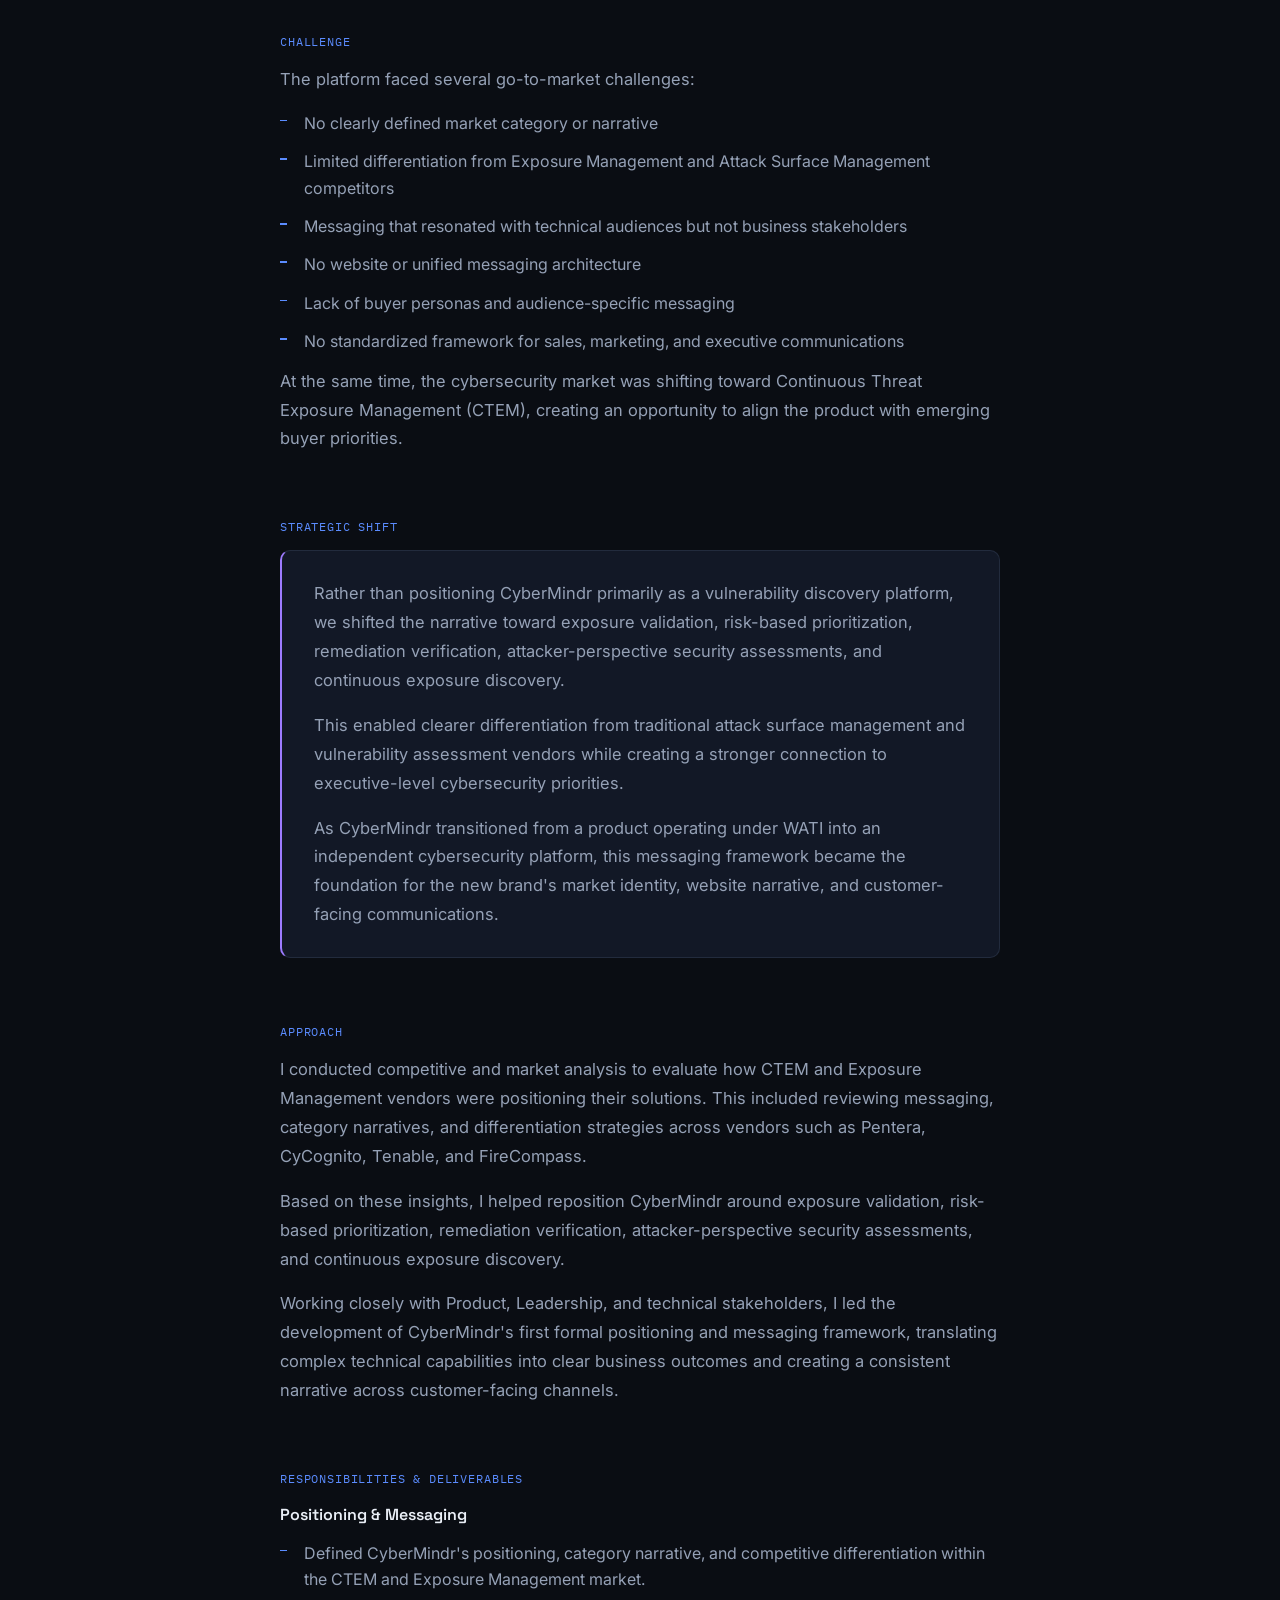
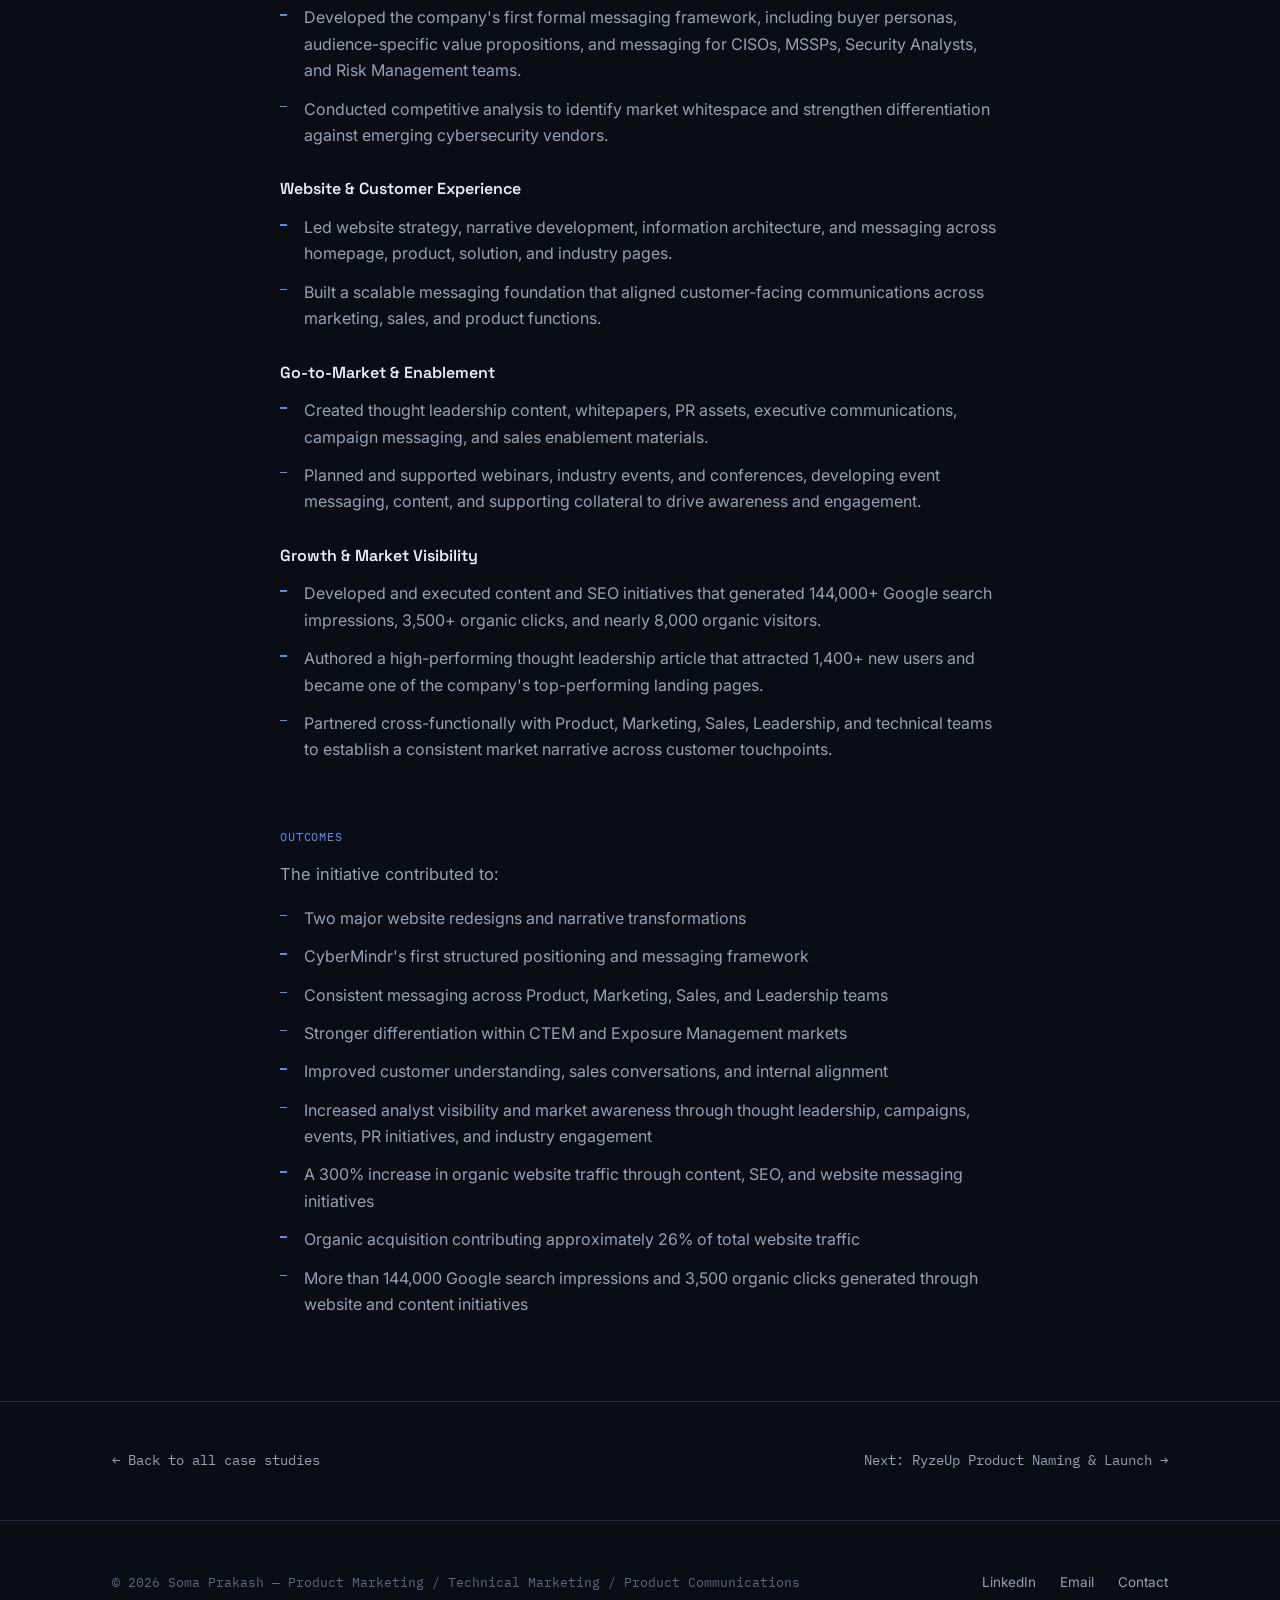
<file: Portfolio - New/case-study-cybermindr-positioning.html>
<!DOCTYPE html>
<html lang="en">
<head>
<meta charset="UTF-8">
<meta name="viewport" content="width=device-width, initial-scale=1.0">
<title>CyberMindr Positioning &amp; Messaging Transformation — Soma Prakash</title>
<meta name="description" content="Building the positioning, messaging, and category narrative that transformed i-Radar into CyberMindr.">
<link rel="stylesheet" href="assets/style.css">
</head>
<body>

<nav class="site-nav">
  <div class="container">
    <a href="index.html" class="nav-logo"><span class="mark"></span>Soma Prakash </a>
    <ul class="nav-links">
      <li><a href="index.html">Home</a></li>
      <li><a href="case-studies.html" class="active">Case Studies</a></li>
      <li><a href="resume.html">Resume</a></li>
      <li><a href="contact.html">Contact</a></li>
    </ul>
    <button class="nav-toggle" aria-label="Toggle menu" aria-expanded="false"><span></span><span></span></button>
  </div>
</nav>

<header class="cs-hero">
  <div class="grid-texture"></div>
  <div class="container">
    <div class="hero-inner reveal">
      <span class="cs-org-tag">CyberMindr · Cybersecurity SaaS · Case Study 1</span>
      <h1>CyberMindr Positioning &amp; Messaging Transformation</h1>
      <p class="summary">Building the positioning, messaging, and category narrative that transformed i-Radar into CyberMindr.</p>

      <div style="margin-top:28px;">
        <a href="assets/pdf/CyberMindr_Positioning_Messaging_Transformation.pdf" download class="btn btn-secondary" style="font-size:13px;padding:9px 18px;">↓ Download PDF</a>
      </div>

      <div class="competency-row">
        <div class="row-label">PMM Competencies Demonstrated</div>
        <div class="skill-grid">
          <span class="pill">Product Positioning</span>
          <span class="pill">Messaging Strategy</span>
          <span class="pill">Category Narrative Development</span>
          <span class="pill">Competitive Analysis</span>
          <span class="pill">Buyer Persona Development</span>
          <span class="pill">Go-to-Market Communications</span>
          <span class="pill">Sales Enablement</span>
          <span class="pill">Technical Marketing</span>
          <span class="pill">Product Communications</span>
          <span class="pill">Cross-Functional Collaboration</span>
        </div>
      </div>

      <div class="competency-row">
        <div class="row-label">Impact Snapshot</div>
        <div class="metric-strip">
          <div class="metric-tile"><div class="value">300%</div><div class="label">300% increase in organic website traffic</div></div>
          <div class="metric-tile"><div class="value">144,000+</div><div class="label">144,000+ Google search impressions</div></div>
          <div class="metric-tile"><div class="value">3,500+</div><div class="label">3,500+ organic clicks</div></div>
          <div class="metric-tile"><div class="value">Nearly 8,000</div><div class="label">Nearly 8,000 organic visitors acquired through search</div></div>
          <div class="metric-tile"><div class="value">1,400+</div><div class="label">1,400+ users acquired through a single thought leadership asset</div></div>
          <div class="metric-tile"><div class="value">~26%</div><div class="label">Organic acquisition contributing approximately 26% of total website traffic</div></div>
        </div>
      </div>
    </div>
  </div>
</header>

<div class="cs-body">
  <div class="container">
    <div class="prose-width">

      <div class="cs-section reveal">
        <span class="label">Situation</span>
        <p>When I joined, CyberMindr existed as i-Radar, a cybersecurity platform operating under WATI. The product specialized in identifying and validating attack paths, vulnerabilities, and security exposures using MITRE ATT&amp;CK-aligned methodologies.</p>
        <p>While the platform had strong technical capabilities, its market narrative lacked clarity. Messaging was highly technical, inconsistent across channels, and failed to clearly communicate differentiation or business value.</p>
        <p>As the product evolved into CyberMindr, there was an opportunity to establish a stronger market position and build a scalable messaging foundation to support growth, analyst engagement, and go-to-market initiatives.</p>
      </div>

      <div class="cs-section reveal">
        <span class="label">Challenge</span>
        <p>The platform faced several go-to-market challenges:</p>
        <ul>
          <li>No clearly defined market category or narrative</li>
          <li>Limited differentiation from Exposure Management and Attack Surface Management competitors</li>
          <li>Messaging that resonated with technical audiences but not business stakeholders</li>
          <li>No website or unified messaging architecture</li>
          <li>Lack of buyer personas and audience-specific messaging</li>
          <li>No standardized framework for sales, marketing, and executive communications</li>
        </ul>
        <p>At the same time, the cybersecurity market was shifting toward Continuous Threat Exposure Management (CTEM), creating an opportunity to align the product with emerging buyer priorities.</p>
      </div>

      <div class="cs-section reveal">
        <span class="label">Strategic Shift</span>
        <div class="strategic-shift">
          <p>Rather than positioning CyberMindr primarily as a vulnerability discovery platform, we shifted the narrative toward exposure validation, risk-based prioritization, remediation verification, attacker-perspective security assessments, and continuous exposure discovery.</p>
          <p>This enabled clearer differentiation from traditional attack surface management and vulnerability assessment vendors while creating a stronger connection to executive-level cybersecurity priorities.</p>
          <p>As CyberMindr transitioned from a product operating under WATI into an independent cybersecurity platform, this messaging framework became the foundation for the new brand's market identity, website narrative, and customer-facing communications.</p>
        </div>
      </div>

      <div class="cs-section reveal">
        <span class="label">Approach</span>
        <p>I conducted competitive and market analysis to evaluate how CTEM and Exposure Management vendors were positioning their solutions. This included reviewing messaging, category narratives, and differentiation strategies across vendors such as Pentera, CyCognito, Tenable, and FireCompass.</p>
        <p>Based on these insights, I helped reposition CyberMindr around exposure validation, risk-based prioritization, remediation verification, attacker-perspective security assessments, and continuous exposure discovery.</p>
        <p>Working closely with Product, Leadership, and technical stakeholders, I led the development of CyberMindr's first formal positioning and messaging framework, translating complex technical capabilities into clear business outcomes and creating a consistent narrative across customer-facing channels.</p>
      </div>

      <div class="cs-section reveal">
        <span class="label">Responsibilities &amp; Deliverables</span>

        <div class="subgroup">
          <div class="subgroup-title">Positioning &amp; Messaging</div>
          <ul>
            <li>Defined CyberMindr's positioning, category narrative, and competitive differentiation within the CTEM and Exposure Management market.</li>
            <li>Developed the company's first formal messaging framework, including buyer personas, audience-specific value propositions, and messaging for CISOs, MSSPs, Security Analysts, and Risk Management teams.</li>
            <li>Conducted competitive analysis to identify market whitespace and strengthen differentiation against emerging cybersecurity vendors.</li>
          </ul>
        </div>

        <div class="subgroup">
          <div class="subgroup-title">Website &amp; Customer Experience</div>
          <ul>
            <li>Led website strategy, narrative development, information architecture, and messaging across homepage, product, solution, and industry pages.</li>
            <li>Built a scalable messaging foundation that aligned customer-facing communications across marketing, sales, and product functions.</li>
          </ul>
        </div>

        <div class="subgroup">
          <div class="subgroup-title">Go-to-Market &amp; Enablement</div>
          <ul>
            <li>Created thought leadership content, whitepapers, PR assets, executive communications, campaign messaging, and sales enablement materials.</li>
            <li>Planned and supported webinars, industry events, and conferences, developing event messaging, content, and supporting collateral to drive awareness and engagement.</li>
          </ul>
        </div>

        <div class="subgroup">
          <div class="subgroup-title">Growth &amp; Market Visibility</div>
          <ul>
            <li>Developed and executed content and SEO initiatives that generated 144,000+ Google search impressions, 3,500+ organic clicks, and nearly 8,000 organic visitors.</li>
            <li>Authored a high-performing thought leadership article that attracted 1,400+ new users and became one of the company's top-performing landing pages.</li>
            <li>Partnered cross-functionally with Product, Marketing, Sales, Leadership, and technical teams to establish a consistent market narrative across customer touchpoints.</li>
          </ul>
        </div>
      </div>

      <div class="cs-section reveal">
        <span class="label">Outcomes</span>
        <p>The initiative contributed to:</p>
        <ul>
          <li>Two major website redesigns and narrative transformations</li>
          <li>CyberMindr's first structured positioning and messaging framework</li>
          <li>Consistent messaging across Product, Marketing, Sales, and Leadership teams</li>
          <li>Stronger differentiation within CTEM and Exposure Management markets</li>
          <li>Improved customer understanding, sales conversations, and internal alignment</li>
          <li>Increased analyst visibility and market awareness through thought leadership, campaigns, events, PR initiatives, and industry engagement</li>
          <li>A 300% increase in organic website traffic through content, SEO, and website messaging initiatives</li>
          <li>Organic acquisition contributing approximately 26% of total website traffic</li>
          <li>More than 144,000 Google search impressions and 3,500 organic clicks generated through website and content initiatives</li>
        </ul>
      </div>

    </div>
  </div>
</div>

<div class="cs-footer-nav">
  <div class="container">
    <a href="case-studies.html" class="back-link">← Back to all case studies</a>
    <a href="case-study-ryzeup-launch.html" class="back-link">Next: RyzeUp Product Naming &amp; Launch →</a>
  </div>
</div>

<footer class="site-footer">
  <div class="container">
    <div class="foot-left">© 2026 Soma Prakash — Product Marketing / Technical Marketing / Product Communications</div>
    <ul class="foot-links">
      <li><a href="https://linkedin.com/in/somaprakash" target="_blank" rel="noopener">LinkedIn</a></li>
      <li><a href="mailto:somaaprakash@gmail.com">Email</a></li>
      <li><a href="contact.html">Contact</a></li>
    </ul>
  </div>
</footer>

<script src="assets/main.js"></script>
</body>
</html>
</file>
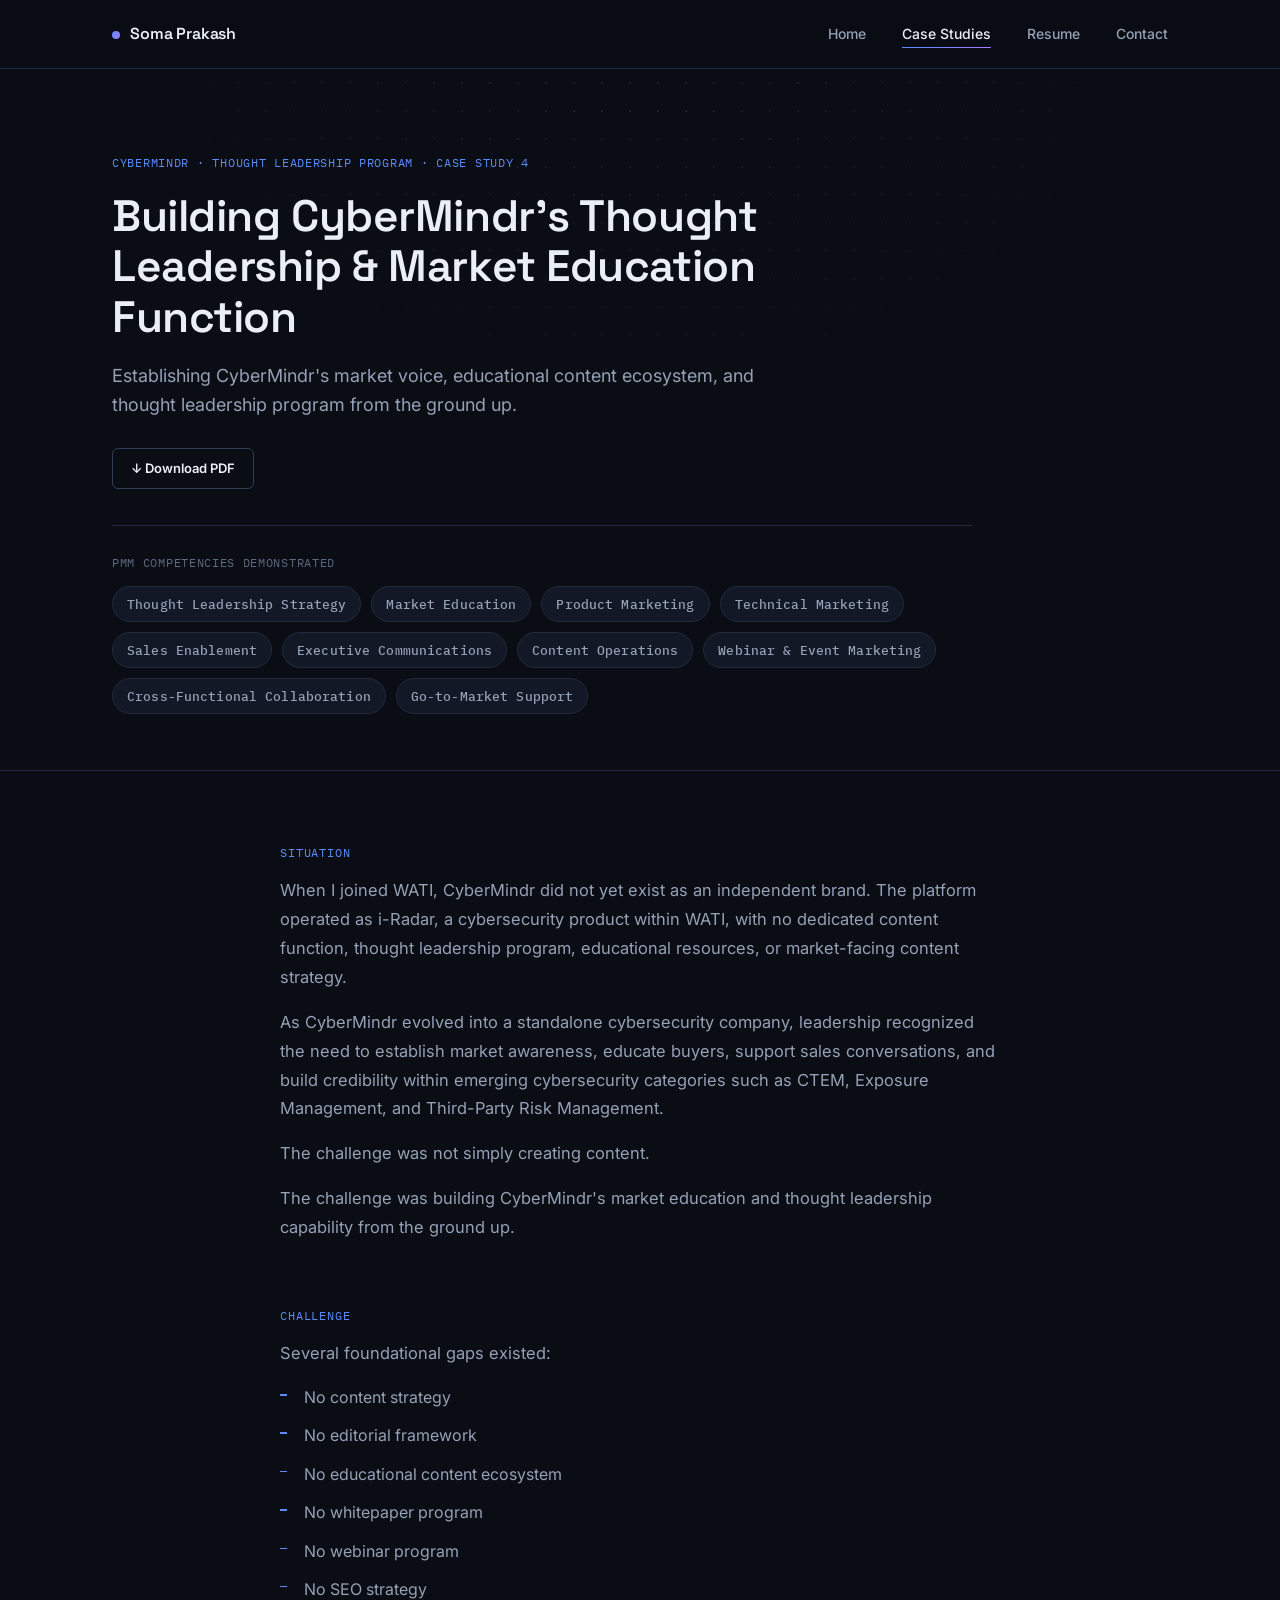
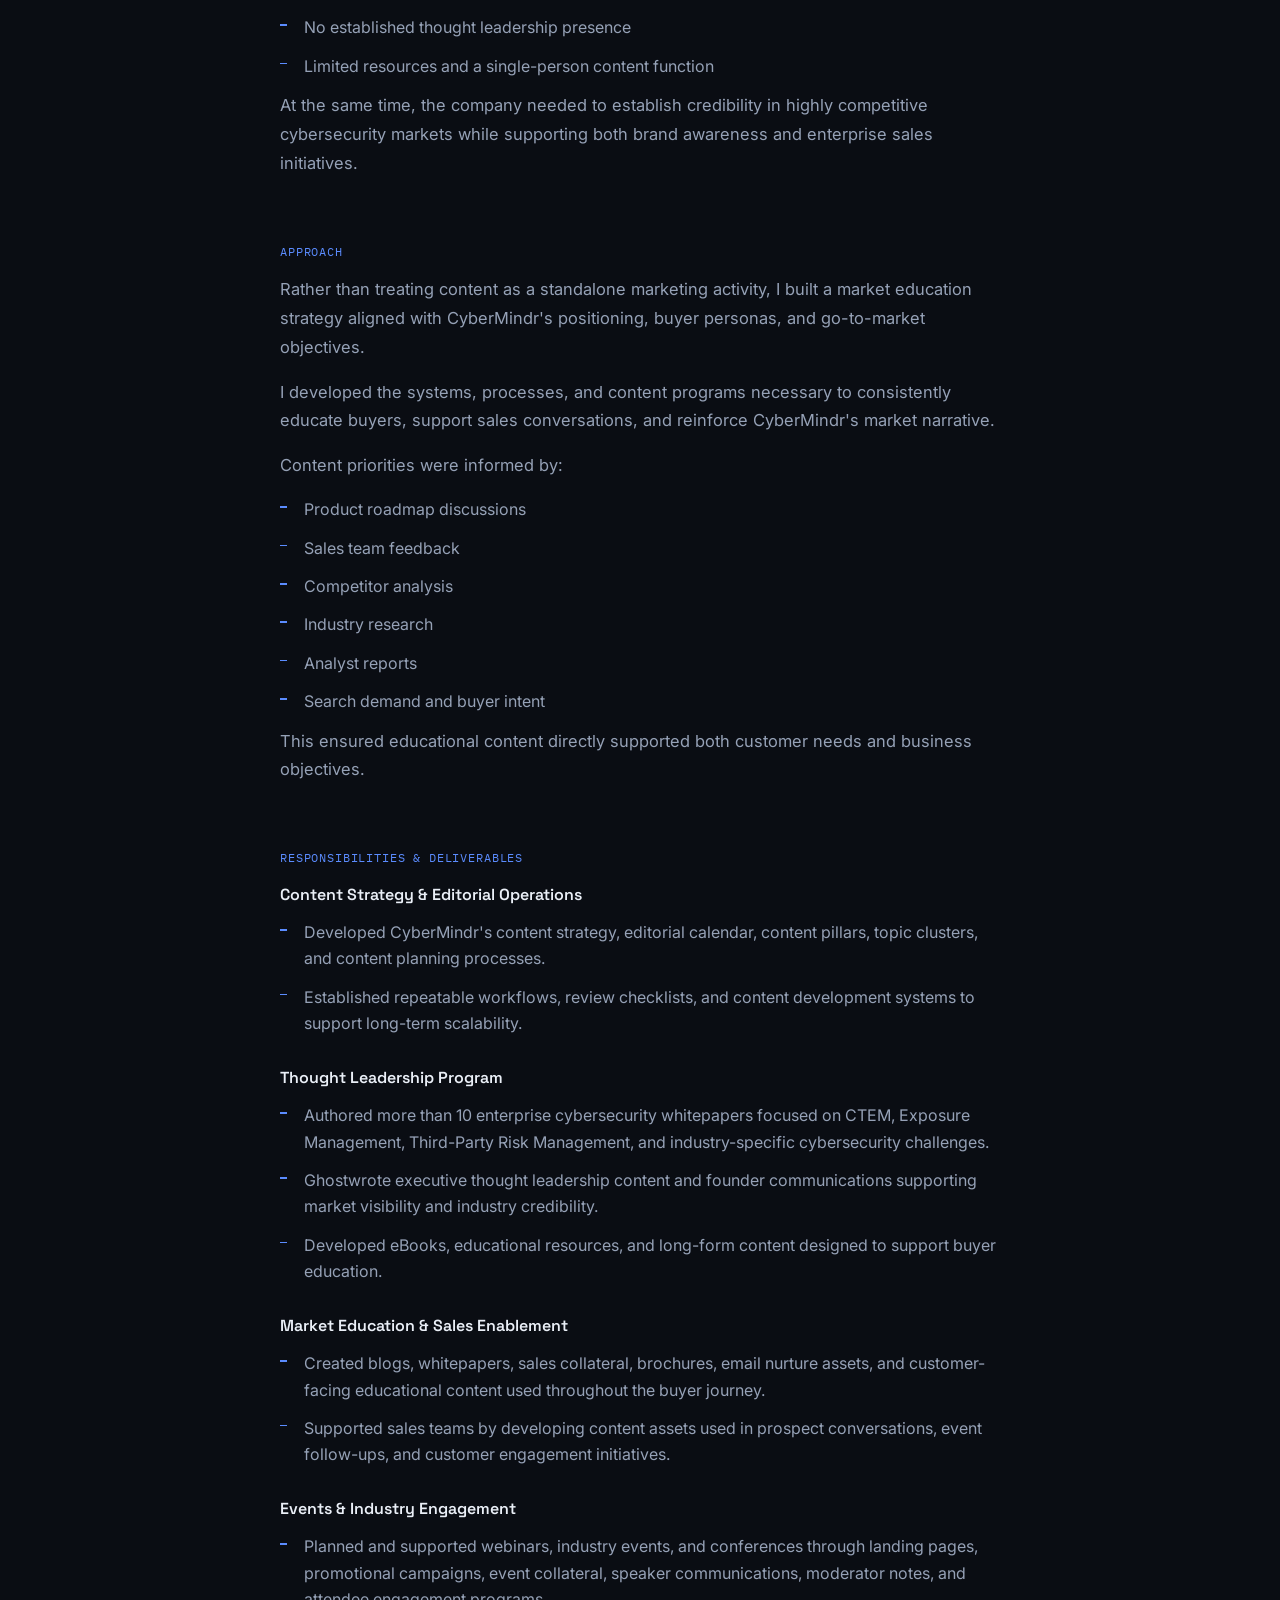
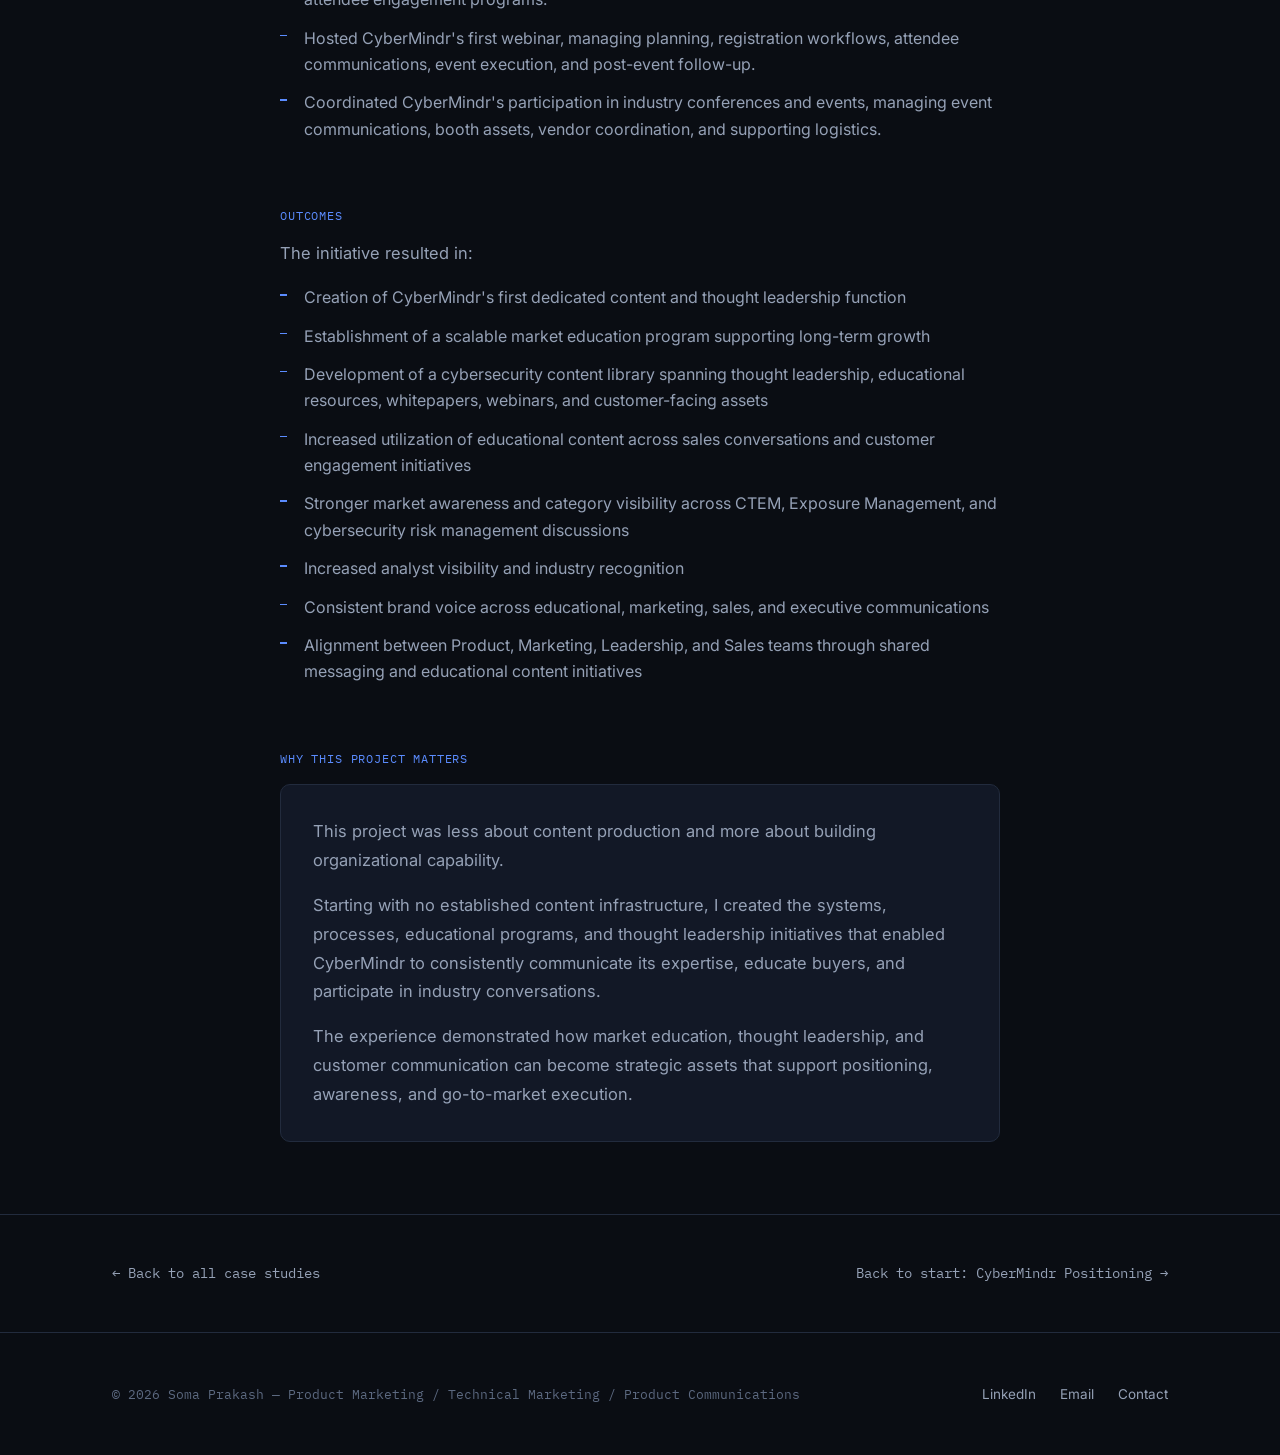
<file: Portfolio - New/case-study-cybermindr-thought-leadership.html>
<!DOCTYPE html>
<html lang="en">
<head>
<meta charset="UTF-8">
<meta name="viewport" content="width=device-width, initial-scale=1.0">
<title>Building CyberMindr's Thought Leadership &amp; Market Education Function — Soma Prakash</title>
<meta name="description" content="Establishing CyberMindr's market voice, educational content ecosystem, and thought leadership program from the ground up.">
<link rel="stylesheet" href="assets/style.css">
</head>
<body>

<nav class="site-nav">
  <div class="container">
    <a href="index.html" class="nav-logo"><span class="mark"></span>Soma Prakash </a>
    <ul class="nav-links">
      <li><a href="index.html">Home</a></li>
      <li><a href="case-studies.html" class="active">Case Studies</a></li>
      <li><a href="resume.html">Resume</a></li>
      <li><a href="contact.html">Contact</a></li>
    </ul>
    <button class="nav-toggle" aria-label="Toggle menu" aria-expanded="false"><span></span><span></span></button>
  </div>
</nav>

<header class="cs-hero">
  <div class="grid-texture"></div>
  <div class="container">
    <div class="hero-inner reveal">
      <span class="cs-org-tag">CyberMindr · Thought Leadership Program · Case Study 4</span>
      <h1>Building CyberMindr's Thought Leadership &amp; Market Education Function</h1>
      <p class="summary">Establishing CyberMindr's market voice, educational content ecosystem, and thought leadership program from the ground up.</p>

      <div style="margin-top:28px;">
        <a href="assets/pdf/CyberMindr_Thought_Leadership_Market_Education.pdf" download class="btn btn-secondary" style="font-size:13px;padding:9px 18px;">↓ Download PDF</a>
      </div>

      <div class="competency-row">
        <div class="row-label">PMM Competencies Demonstrated</div>
        <div class="skill-grid">
          <span class="pill">Thought Leadership Strategy</span>
          <span class="pill">Market Education</span>
          <span class="pill">Product Marketing</span>
          <span class="pill">Technical Marketing</span>
          <span class="pill">Sales Enablement</span>
          <span class="pill">Executive Communications</span>
          <span class="pill">Content Operations</span>
          <span class="pill">Webinar &amp; Event Marketing</span>
          <span class="pill">Cross-Functional Collaboration</span>
          <span class="pill">Go-to-Market Support</span>
        </div>
      </div>
    </div>
  </div>
</header>

<div class="cs-body">
  <div class="container">
    <div class="prose-width">

      <div class="cs-section reveal">
        <span class="label">Situation</span>
        <p>When I joined WATI, CyberMindr did not yet exist as an independent brand. The platform operated as i-Radar, a cybersecurity product within WATI, with no dedicated content function, thought leadership program, educational resources, or market-facing content strategy.</p>
        <p>As CyberMindr evolved into a standalone cybersecurity company, leadership recognized the need to establish market awareness, educate buyers, support sales conversations, and build credibility within emerging cybersecurity categories such as CTEM, Exposure Management, and Third-Party Risk Management.</p>
        <p>The challenge was not simply creating content.</p>
        <p>The challenge was building CyberMindr's market education and thought leadership capability from the ground up.</p>
      </div>

      <div class="cs-section reveal">
        <span class="label">Challenge</span>
        <p>Several foundational gaps existed:</p>
        <ul>
          <li>No content strategy</li>
          <li>No editorial framework</li>
          <li>No educational content ecosystem</li>
          <li>No whitepaper program</li>
          <li>No webinar program</li>
          <li>No SEO strategy</li>
          <li>No established thought leadership presence</li>
          <li>Limited resources and a single-person content function</li>
        </ul>
        <p>At the same time, the company needed to establish credibility in highly competitive cybersecurity markets while supporting both brand awareness and enterprise sales initiatives.</p>
      </div>

      <div class="cs-section reveal">
        <span class="label">Approach</span>
        <p>Rather than treating content as a standalone marketing activity, I built a market education strategy aligned with CyberMindr's positioning, buyer personas, and go-to-market objectives.</p>
        <p>I developed the systems, processes, and content programs necessary to consistently educate buyers, support sales conversations, and reinforce CyberMindr's market narrative.</p>
        <p>Content priorities were informed by:</p>
        <ul>
          <li>Product roadmap discussions</li>
          <li>Sales team feedback</li>
          <li>Competitor analysis</li>
          <li>Industry research</li>
          <li>Analyst reports</li>
          <li>Search demand and buyer intent</li>
        </ul>
        <p>This ensured educational content directly supported both customer needs and business objectives.</p>
      </div>

      <div class="cs-section reveal">
        <span class="label">Responsibilities &amp; Deliverables</span>

        <div class="subgroup">
          <div class="subgroup-title">Content Strategy &amp; Editorial Operations</div>
          <ul>
            <li>Developed CyberMindr's content strategy, editorial calendar, content pillars, topic clusters, and content planning processes.</li>
            <li>Established repeatable workflows, review checklists, and content development systems to support long-term scalability.</li>
          </ul>
        </div>

        <div class="subgroup">
          <div class="subgroup-title">Thought Leadership Program</div>
          <ul>
            <li>Authored more than 10 enterprise cybersecurity whitepapers focused on CTEM, Exposure Management, Third-Party Risk Management, and industry-specific cybersecurity challenges.</li>
            <li>Ghostwrote executive thought leadership content and founder communications supporting market visibility and industry credibility.</li>
            <li>Developed eBooks, educational resources, and long-form content designed to support buyer education.</li>
          </ul>
        </div>

        <div class="subgroup">
          <div class="subgroup-title">Market Education &amp; Sales Enablement</div>
          <ul>
            <li>Created blogs, whitepapers, sales collateral, brochures, email nurture assets, and customer-facing educational content used throughout the buyer journey.</li>
            <li>Supported sales teams by developing content assets used in prospect conversations, event follow-ups, and customer engagement initiatives.</li>
          </ul>
        </div>

        <div class="subgroup">
          <div class="subgroup-title">Events &amp; Industry Engagement</div>
          <ul>
            <li>Planned and supported webinars, industry events, and conferences through landing pages, promotional campaigns, event collateral, speaker communications, moderator notes, and attendee engagement programs.</li>
            <li>Hosted CyberMindr's first webinar, managing planning, registration workflows, attendee communications, event execution, and post-event follow-up.</li>
            <li>Coordinated CyberMindr's participation in industry conferences and events, managing event communications, booth assets, vendor coordination, and supporting logistics.</li>
          </ul>
        </div>
      </div>

      <div class="cs-section reveal">
        <span class="label">Outcomes</span>
        <p>The initiative resulted in:</p>
        <ul>
          <li>Creation of CyberMindr's first dedicated content and thought leadership function</li>
          <li>Establishment of a scalable market education program supporting long-term growth</li>
          <li>Development of a cybersecurity content library spanning thought leadership, educational resources, whitepapers, webinars, and customer-facing assets</li>
          <li>Increased utilization of educational content across sales conversations and customer engagement initiatives</li>
          <li>Stronger market awareness and category visibility across CTEM, Exposure Management, and cybersecurity risk management discussions</li>
          <li>Increased analyst visibility and industry recognition</li>
          <li>Consistent brand voice across educational, marketing, sales, and executive communications</li>
          <li>Alignment between Product, Marketing, Leadership, and Sales teams through shared messaging and educational content initiatives</li>
        </ul>
      </div>

      <div class="cs-section reveal">
        <span class="label">Why This Project Matters</span>
        <div class="pull-quote-box">
          <p>This project was less about content production and more about building organizational capability.</p>
          <p>Starting with no established content infrastructure, I created the systems, processes, educational programs, and thought leadership initiatives that enabled CyberMindr to consistently communicate its expertise, educate buyers, and participate in industry conversations.</p>
          <p>The experience demonstrated how market education, thought leadership, and customer communication can become strategic assets that support positioning, awareness, and go-to-market execution.</p>
        </div>
      </div>

    </div>
  </div>
</div>

<div class="cs-footer-nav">
  <div class="container">
    <a href="case-studies.html" class="back-link">← Back to all case studies</a>
    <a href="case-study-cybermindr-positioning.html" class="back-link">Back to start: CyberMindr Positioning →</a>
  </div>
</div>

<footer class="site-footer">
  <div class="container">
    <div class="foot-left">© 2026 Soma Prakash — Product Marketing / Technical Marketing / Product Communications</div>
    <ul class="foot-links">
      <li><a href="https://linkedin.com/in/somaprakash" target="_blank" rel="noopener">LinkedIn</a></li>
      <li><a href="mailto:somaaprakash@gmail.com">Email</a></li>
      <li><a href="contact.html">Contact</a></li>
    </ul>
  </div>
</footer>

<script src="assets/main.js"></script>
</body>
</html>
</file>
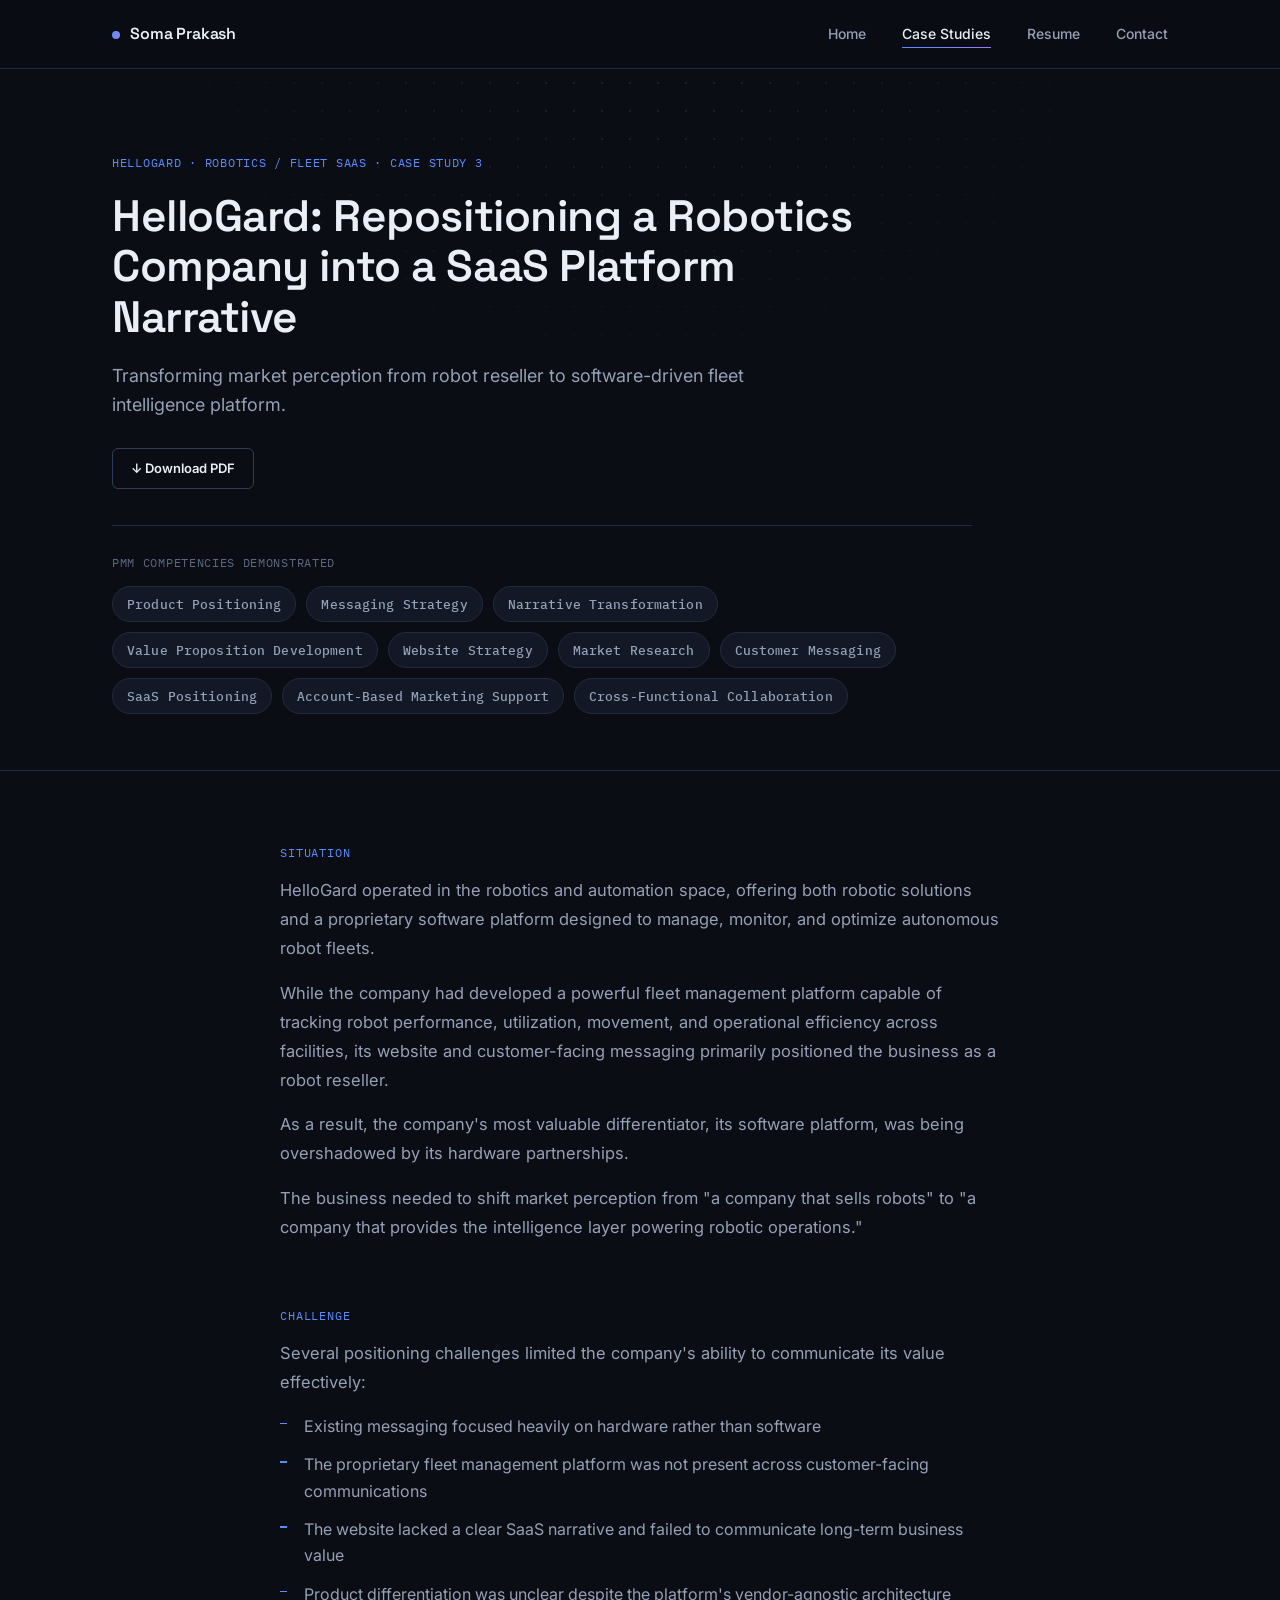
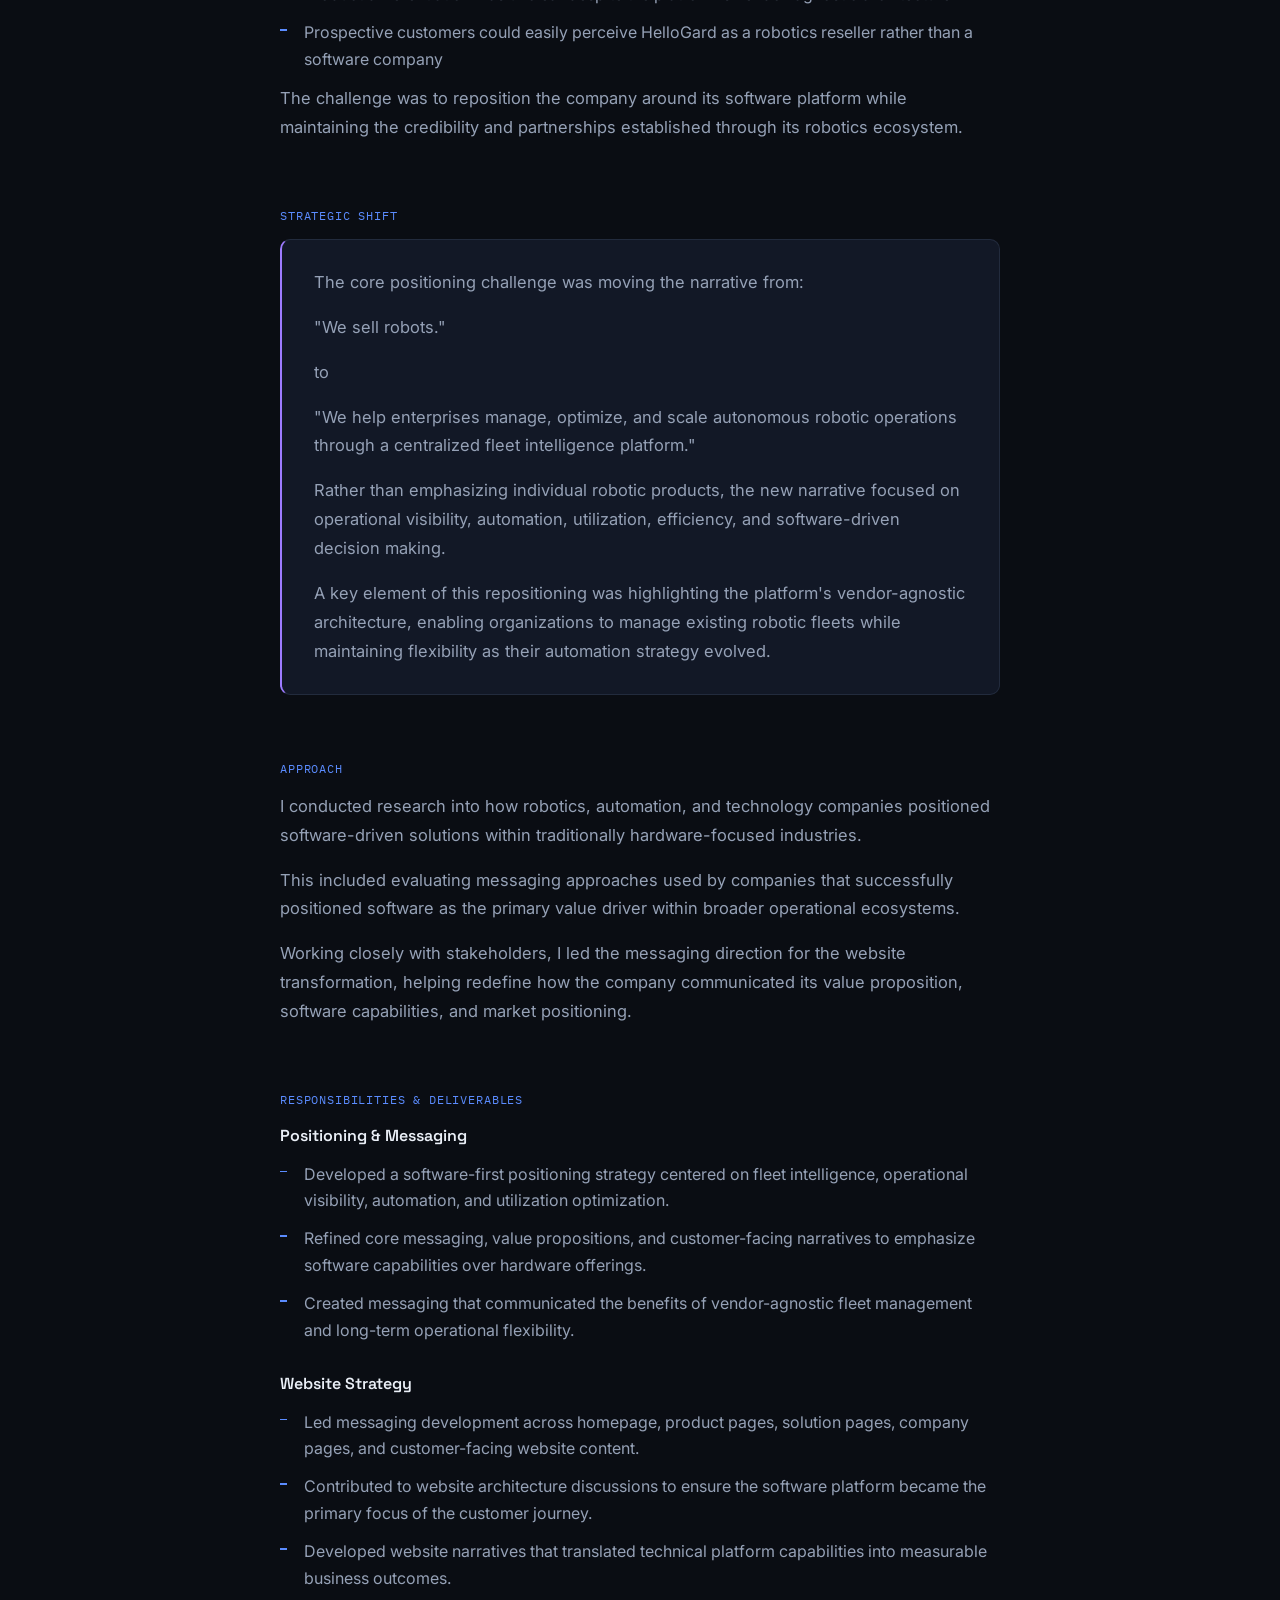
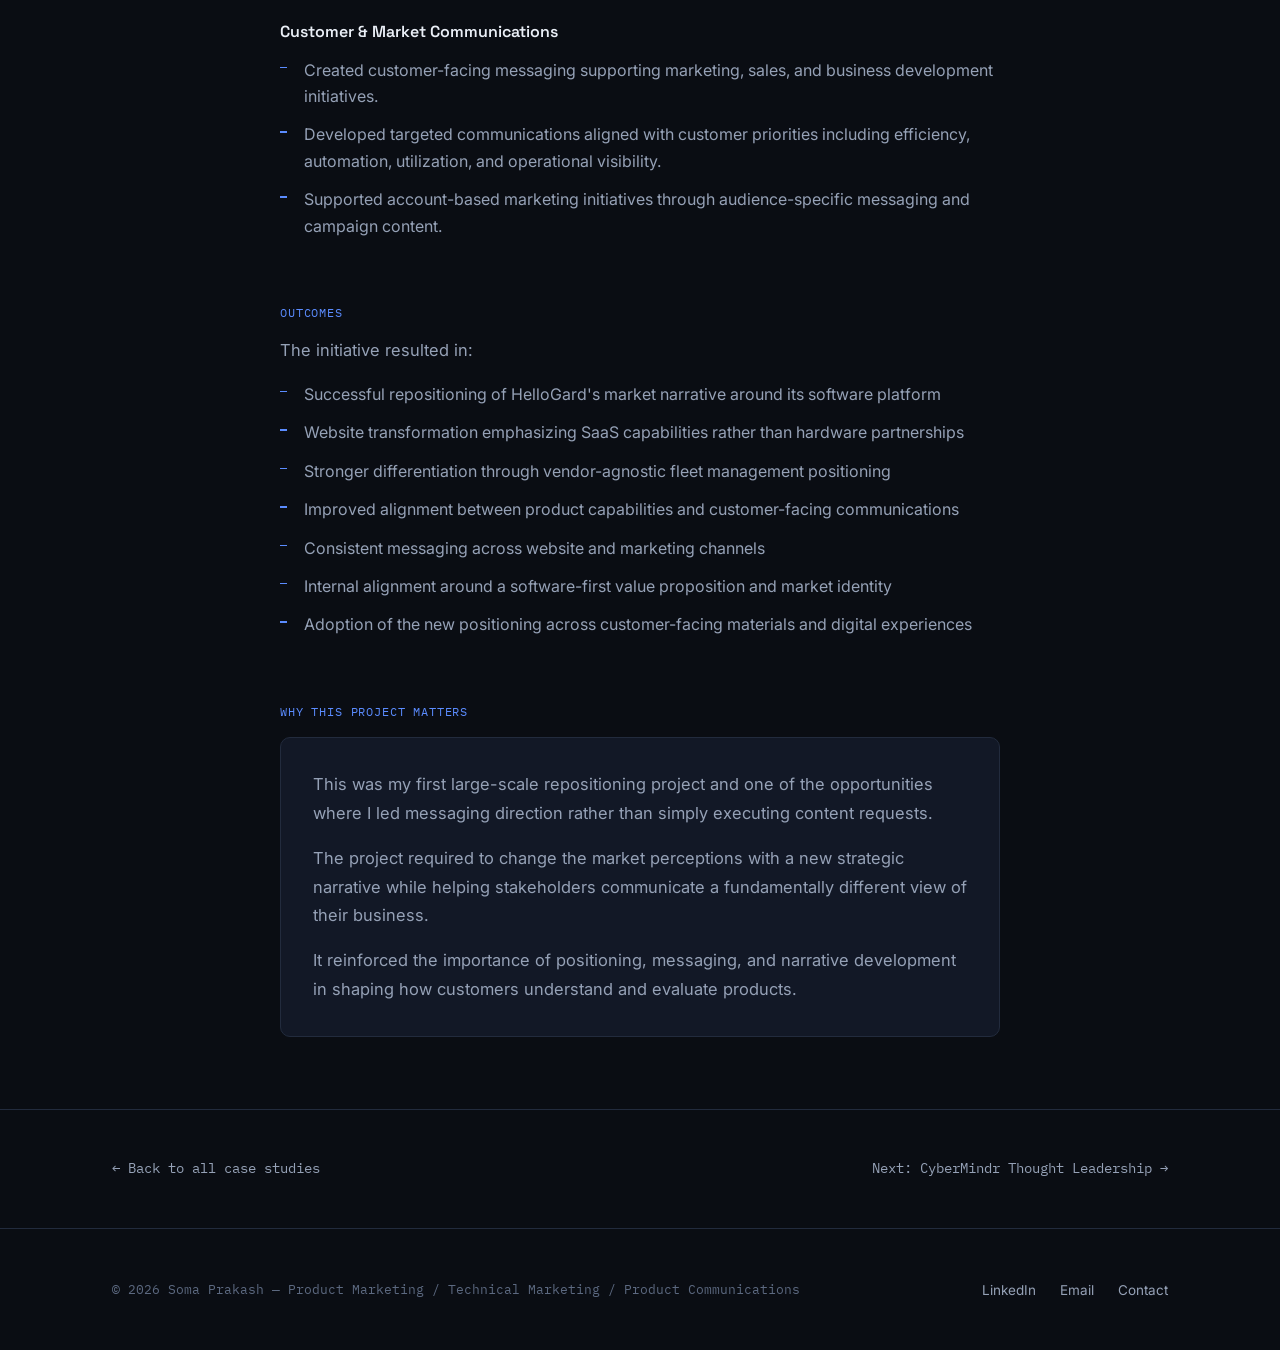
<file: Portfolio - New/case-study-hellogard.html>
<!DOCTYPE html>
<html lang="en">
<head>
<meta charset="UTF-8">
<meta name="viewport" content="width=device-width, initial-scale=1.0">
<title>HelloGard: Repositioning a Robotics Company into a SaaS Platform Narrative — Soma Prakash</title>
<meta name="description" content="Transforming market perception from robot reseller to software-driven fleet intelligence platform.">
<link rel="stylesheet" href="assets/style.css">
</head>
<body>

<nav class="site-nav">
  <div class="container">
    <a href="index.html" class="nav-logo"><span class="mark"></span>Soma Prakash </a>
    <ul class="nav-links">
      <li><a href="index.html">Home</a></li>
      <li><a href="case-studies.html" class="active">Case Studies</a></li>
      <li><a href="resume.html">Resume</a></li>
      <li><a href="contact.html">Contact</a></li>
    </ul>
    <button class="nav-toggle" aria-label="Toggle menu" aria-expanded="false"><span></span><span></span></button>
  </div>
</nav>

<header class="cs-hero">
  <div class="grid-texture"></div>
  <div class="container">
    <div class="hero-inner reveal">
      <span class="cs-org-tag">HelloGard · Robotics / Fleet SaaS · Case Study 3</span>
      <h1>HelloGard: Repositioning a Robotics Company into a SaaS Platform Narrative</h1>
      <p class="summary">Transforming market perception from robot reseller to software-driven fleet intelligence platform.</p>

      <div style="margin-top:28px;">
        <a href="assets/pdf/HelloGard_Repositioning.pdf" download class="btn btn-secondary" style="font-size:13px;padding:9px 18px;">↓ Download PDF</a>
      </div>

      <div class="competency-row">
        <div class="row-label">PMM Competencies Demonstrated</div>
        <div class="skill-grid">
          <span class="pill">Product Positioning</span>
          <span class="pill">Messaging Strategy</span>
          <span class="pill">Narrative Transformation</span>
          <span class="pill">Value Proposition Development</span>
          <span class="pill">Website Strategy</span>
          <span class="pill">Market Research</span>
          <span class="pill">Customer Messaging</span>
          <span class="pill">SaaS Positioning</span>
          <span class="pill">Account-Based Marketing Support</span>
          <span class="pill">Cross-Functional Collaboration</span>
        </div>
      </div>
    </div>
  </div>
</header>

<div class="cs-body">
  <div class="container">
    <div class="prose-width">

      <div class="cs-section reveal">
        <span class="label">Situation</span>
        <p>HelloGard operated in the robotics and automation space, offering both robotic solutions and a proprietary software platform designed to manage, monitor, and optimize autonomous robot fleets.</p>
        <p>While the company had developed a powerful fleet management platform capable of tracking robot performance, utilization, movement, and operational efficiency across facilities, its website and customer-facing messaging primarily positioned the business as a robot reseller.</p>
        <p>As a result, the company's most valuable differentiator, its software platform, was being overshadowed by its hardware partnerships.</p>
        <p>The business needed to shift market perception from "a company that sells robots" to "a company that provides the intelligence layer powering robotic operations."</p>
      </div>

      <div class="cs-section reveal">
        <span class="label">Challenge</span>
        <p>Several positioning challenges limited the company's ability to communicate its value effectively:</p>
        <ul>
          <li>Existing messaging focused heavily on hardware rather than software</li>
          <li>The proprietary fleet management platform was not present across customer-facing communications</li>
          <li>The website lacked a clear SaaS narrative and failed to communicate long-term business value</li>
          <li>Product differentiation was unclear despite the platform's vendor-agnostic architecture</li>
          <li>Prospective customers could easily perceive HelloGard as a robotics reseller rather than a software company</li>
        </ul>
        <p>The challenge was to reposition the company around its software platform while maintaining the credibility and partnerships established through its robotics ecosystem.</p>
      </div>

      <div class="cs-section reveal">
        <span class="label">Strategic Shift</span>
        <div class="strategic-shift">
          <p>The core positioning challenge was moving the narrative from:</p>
          <p>"We sell robots."</p>
          <p>to</p>
          <p>"We help enterprises manage, optimize, and scale autonomous robotic operations through a centralized fleet intelligence platform."</p>
          <p>Rather than emphasizing individual robotic products, the new narrative focused on operational visibility, automation, utilization, efficiency, and software-driven decision making.</p>
          <p>A key element of this repositioning was highlighting the platform's vendor-agnostic architecture, enabling organizations to manage existing robotic fleets while maintaining flexibility as their automation strategy evolved.</p>
        </div>
      </div>

      <div class="cs-section reveal">
        <span class="label">Approach</span>
        <p>I conducted research into how robotics, automation, and technology companies positioned software-driven solutions within traditionally hardware-focused industries.</p>
        <p>This included evaluating messaging approaches used by companies that successfully positioned software as the primary value driver within broader operational ecosystems.</p>
        <p>Working closely with stakeholders, I led the messaging direction for the website transformation, helping redefine how the company communicated its value proposition, software capabilities, and market positioning.</p>
      </div>

      <div class="cs-section reveal">
        <span class="label">Responsibilities &amp; Deliverables</span>

        <div class="subgroup">
          <div class="subgroup-title">Positioning &amp; Messaging</div>
          <ul>
            <li>Developed a software-first positioning strategy centered on fleet intelligence, operational visibility, automation, and utilization optimization.</li>
            <li>Refined core messaging, value propositions, and customer-facing narratives to emphasize software capabilities over hardware offerings.</li>
            <li>Created messaging that communicated the benefits of vendor-agnostic fleet management and long-term operational flexibility.</li>
          </ul>
        </div>

        <div class="subgroup">
          <div class="subgroup-title">Website Strategy</div>
          <ul>
            <li>Led messaging development across homepage, product pages, solution pages, company pages, and customer-facing website content.</li>
            <li>Contributed to website architecture discussions to ensure the software platform became the primary focus of the customer journey.</li>
            <li>Developed website narratives that translated technical platform capabilities into measurable business outcomes.</li>
          </ul>
        </div>

        <div class="subgroup">
          <div class="subgroup-title">Customer &amp; Market Communications</div>
          <ul>
            <li>Created customer-facing messaging supporting marketing, sales, and business development initiatives.</li>
            <li>Developed targeted communications aligned with customer priorities including efficiency, automation, utilization, and operational visibility.</li>
            <li>Supported account-based marketing initiatives through audience-specific messaging and campaign content.</li>
          </ul>
        </div>
      </div>

      <div class="cs-section reveal">
        <span class="label">Outcomes</span>
        <p>The initiative resulted in:</p>
        <ul>
          <li>Successful repositioning of HelloGard's market narrative around its software platform</li>
          <li>Website transformation emphasizing SaaS capabilities rather than hardware partnerships</li>
          <li>Stronger differentiation through vendor-agnostic fleet management positioning</li>
          <li>Improved alignment between product capabilities and customer-facing communications</li>
          <li>Consistent messaging across website and marketing channels</li>
          <li>Internal alignment around a software-first value proposition and market identity</li>
          <li>Adoption of the new positioning across customer-facing materials and digital experiences</li>
        </ul>
      </div>

      <div class="cs-section reveal">
        <span class="label">Why This Project Matters</span>
        <div class="pull-quote-box">
          <p>This was my first large-scale repositioning project and one of the opportunities where I led messaging direction rather than simply executing content requests.</p>
          <p>The project required to change the market perceptions with a new strategic narrative while helping stakeholders communicate a fundamentally different view of their business.</p>
          <p>It reinforced the importance of positioning, messaging, and narrative development in shaping how customers understand and evaluate products.</p>
        </div>
      </div>

    </div>
  </div>
</div>

<div class="cs-footer-nav">
  <div class="container">
    <a href="case-studies.html" class="back-link">← Back to all case studies</a>
    <a href="case-study-cybermindr-thought-leadership.html" class="back-link">Next: CyberMindr Thought Leadership →</a>
  </div>
</div>

<footer class="site-footer">
  <div class="container">
    <div class="foot-left">© 2026 Soma Prakash — Product Marketing / Technical Marketing / Product Communications</div>
    <ul class="foot-links">
      <li><a href="https://linkedin.com/in/somaprakash" target="_blank" rel="noopener">LinkedIn</a></li>
      <li><a href="mailto:somaaprakash@gmail.com">Email</a></li>
      <li><a href="contact.html">Contact</a></li>
    </ul>
  </div>
</footer>

<script src="assets/main.js"></script>
</body>
</html>
</file>
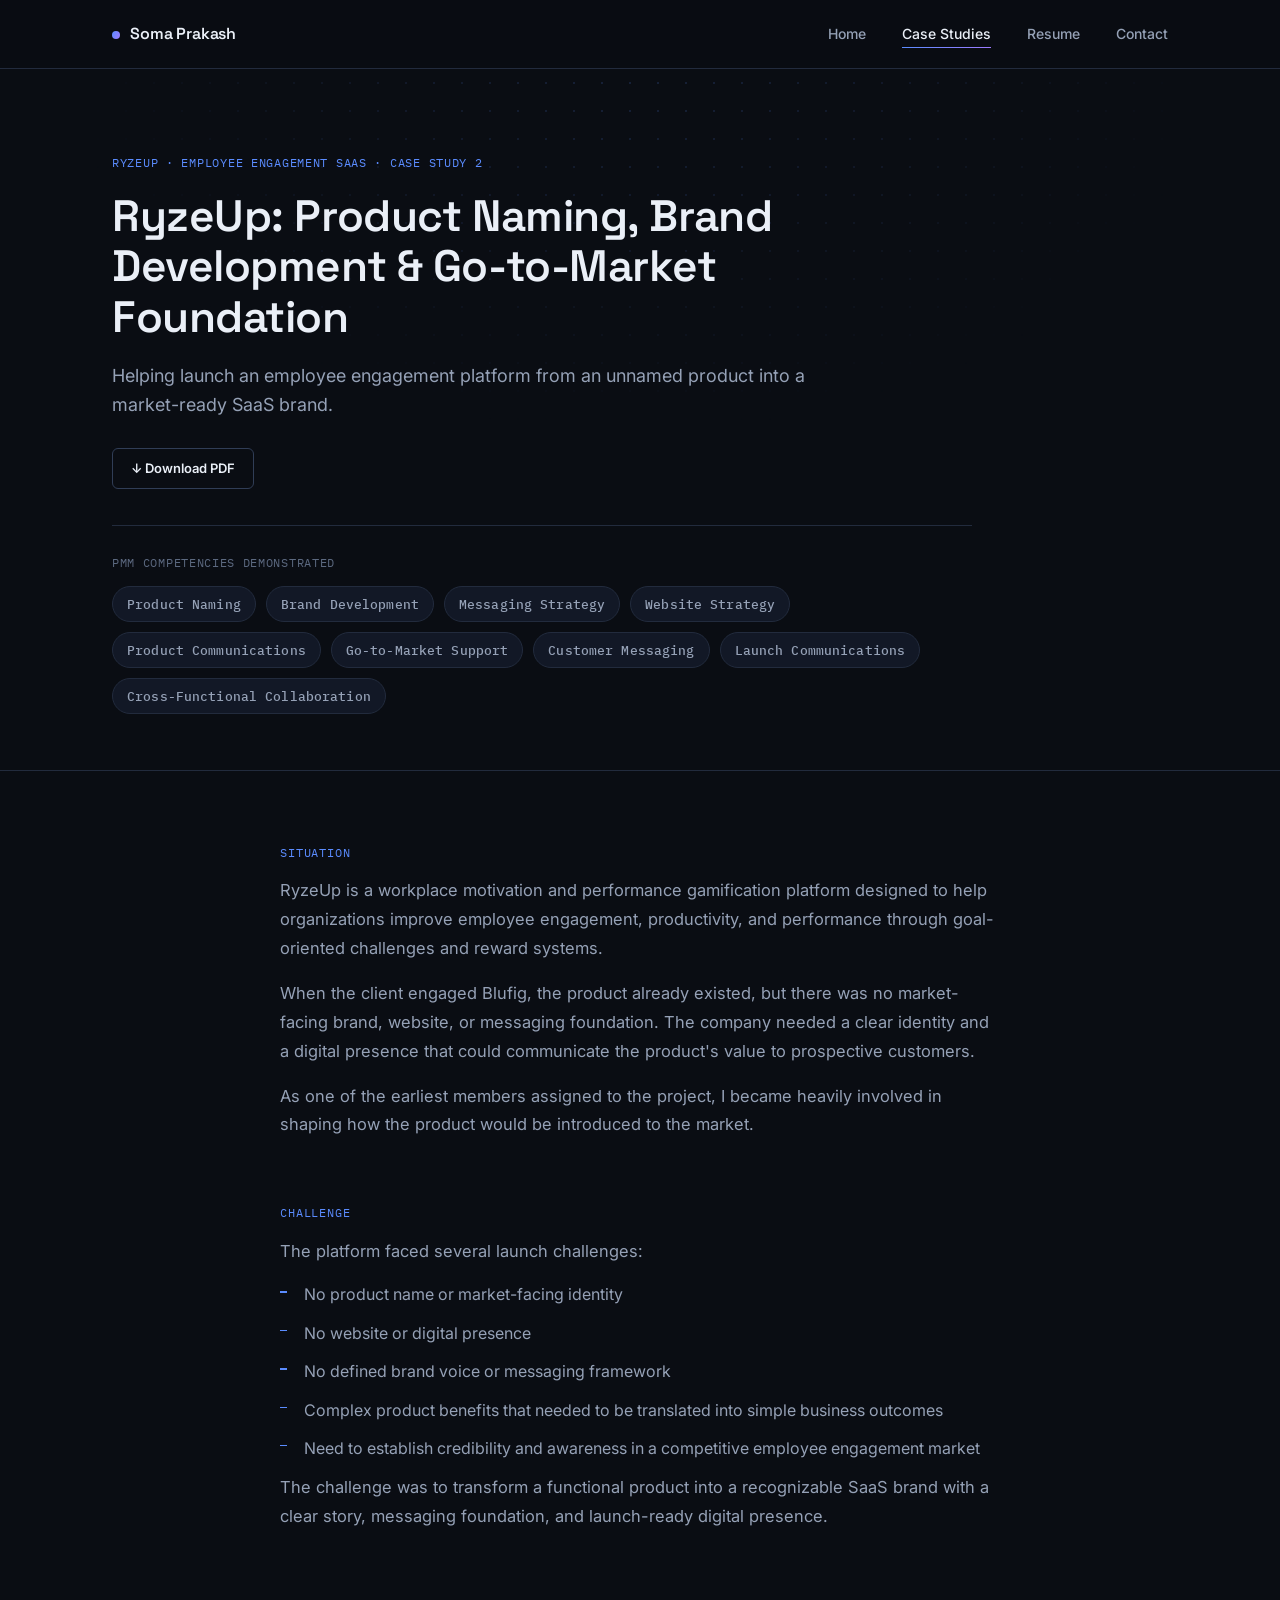
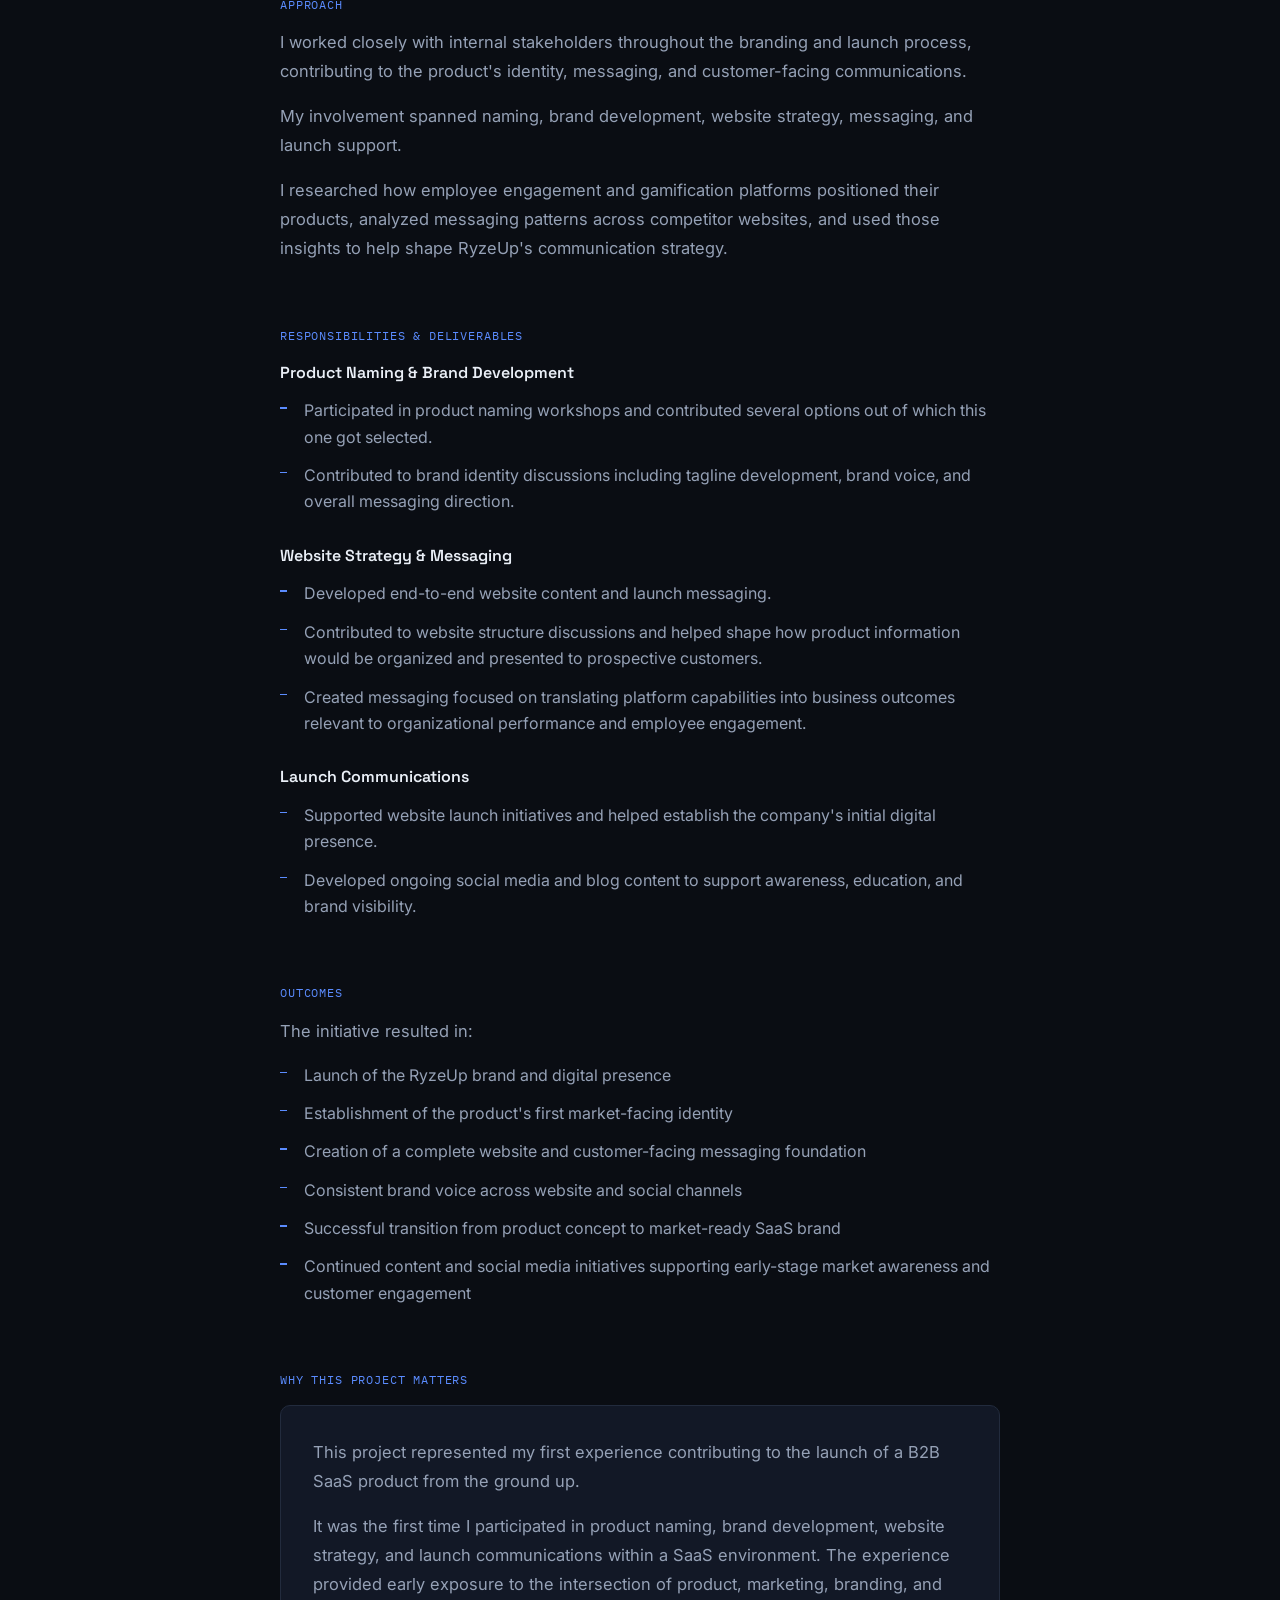
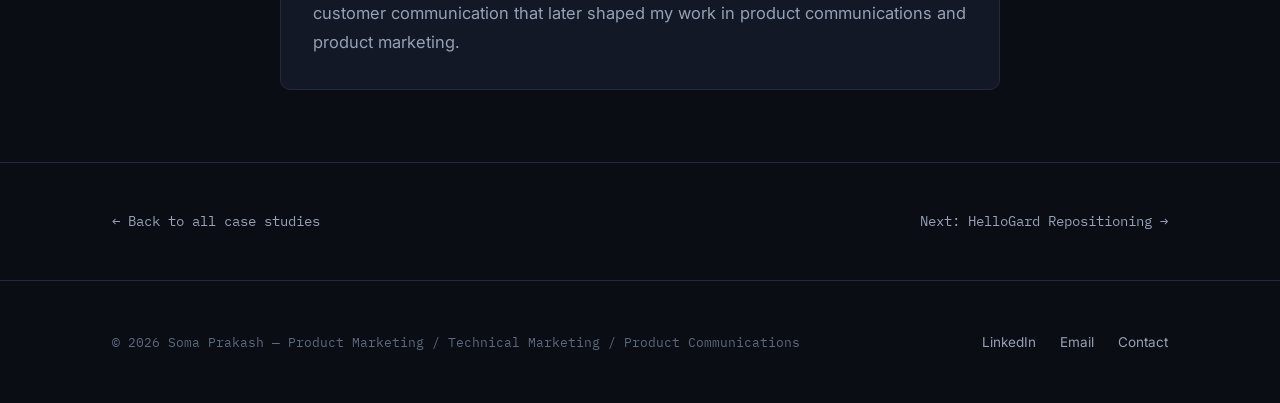
<file: Portfolio - New/case-study-ryzeup-launch.html>
<!DOCTYPE html>
<html lang="en">
<head>
<meta charset="UTF-8">
<meta name="viewport" content="width=device-width, initial-scale=1.0">
<title>RyzeUp: Product Naming, Brand Development &amp; Go-to-Market Foundation — Soma Prakash</title>
<meta name="description" content="Helping launch an employee engagement platform from an unnamed product into a market-ready SaaS brand.">
<link rel="stylesheet" href="assets/style.css">
</head>
<body>

<nav class="site-nav">
  <div class="container">
    <a href="index.html" class="nav-logo"><span class="mark"></span>Soma Prakash </a>
    <ul class="nav-links">
      <li><a href="index.html">Home</a></li>
      <li><a href="case-studies.html" class="active">Case Studies</a></li>
      <li><a href="resume.html">Resume</a></li>
      <li><a href="contact.html">Contact</a></li>
    </ul>
    <button class="nav-toggle" aria-label="Toggle menu" aria-expanded="false"><span></span><span></span></button>
  </div>
</nav>

<header class="cs-hero">
  <div class="grid-texture"></div>
  <div class="container">
    <div class="hero-inner reveal">
      <span class="cs-org-tag">RyzeUp · Employee Engagement SaaS · Case Study 2</span>
      <h1>RyzeUp: Product Naming, Brand Development &amp; Go-to-Market Foundation</h1>
      <p class="summary">Helping launch an employee engagement platform from an unnamed product into a market-ready SaaS brand.</p>

      <div style="margin-top:28px;">
        <a href="assets/pdf/RyzeUp_Product_Naming_Brand_Launch.pdf" download class="btn btn-secondary" style="font-size:13px;padding:9px 18px;">↓ Download PDF</a>
      </div>

      <div class="competency-row">
        <div class="row-label">PMM Competencies Demonstrated</div>
        <div class="skill-grid">
          <span class="pill">Product Naming</span>
          <span class="pill">Brand Development</span>
          <span class="pill">Messaging Strategy</span>
          <span class="pill">Website Strategy</span>
          <span class="pill">Product Communications</span>
          <span class="pill">Go-to-Market Support</span>
          <span class="pill">Customer Messaging</span>
          <span class="pill">Launch Communications</span>
          <span class="pill">Cross-Functional Collaboration</span>
        </div>
      </div>
    </div>
  </div>
</header>

<div class="cs-body">
  <div class="container">
    <div class="prose-width">

      <div class="cs-section reveal">
        <span class="label">Situation</span>
        <p>RyzeUp is a workplace motivation and performance gamification platform designed to help organizations improve employee engagement, productivity, and performance through goal-oriented challenges and reward systems.</p>
        <p>When the client engaged Blufig, the product already existed, but there was no market-facing brand, website, or messaging foundation. The company needed a clear identity and a digital presence that could communicate the product's value to prospective customers.</p>
        <p>As one of the earliest members assigned to the project, I became heavily involved in shaping how the product would be introduced to the market.</p>
      </div>

      <div class="cs-section reveal">
        <span class="label">Challenge</span>
        <p>The platform faced several launch challenges:</p>
        <ul>
          <li>No product name or market-facing identity</li>
          <li>No website or digital presence</li>
          <li>No defined brand voice or messaging framework</li>
          <li>Complex product benefits that needed to be translated into simple business outcomes</li>
          <li>Need to establish credibility and awareness in a competitive employee engagement market</li>
        </ul>
        <p>The challenge was to transform a functional product into a recognizable SaaS brand with a clear story, messaging foundation, and launch-ready digital presence.</p>
      </div>

      <div class="cs-section reveal">
        <span class="label">Approach</span>
        <p>I worked closely with internal stakeholders throughout the branding and launch process, contributing to the product's identity, messaging, and customer-facing communications.</p>
        <p>My involvement spanned naming, brand development, website strategy, messaging, and launch support.</p>
        <p>I researched how employee engagement and gamification platforms positioned their products, analyzed messaging patterns across competitor websites, and used those insights to help shape RyzeUp's communication strategy.</p>
      </div>

      <div class="cs-section reveal">
        <span class="label">Responsibilities &amp; Deliverables</span>

        <div class="subgroup">
          <div class="subgroup-title">Product Naming &amp; Brand Development</div>
          <ul>
            <li>Participated in product naming workshops and contributed several options out of which this one got selected.</li>
            <li>Contributed to brand identity discussions including tagline development, brand voice, and overall messaging direction.</li>
          </ul>
        </div>

        <div class="subgroup">
          <div class="subgroup-title">Website Strategy &amp; Messaging</div>
          <ul>
            <li>Developed end-to-end website content and launch messaging.</li>
            <li>Contributed to website structure discussions and helped shape how product information would be organized and presented to prospective customers.</li>
            <li>Created messaging focused on translating platform capabilities into business outcomes relevant to organizational performance and employee engagement.</li>
          </ul>
        </div>

        <div class="subgroup">
          <div class="subgroup-title">Launch Communications</div>
          <ul>
            <li>Supported website launch initiatives and helped establish the company's initial digital presence.</li>
            <li>Developed ongoing social media and blog content to support awareness, education, and brand visibility.</li>
          </ul>
        </div>
      </div>

      <div class="cs-section reveal">
        <span class="label">Outcomes</span>
        <p>The initiative resulted in:</p>
        <ul>
          <li>Launch of the RyzeUp brand and digital presence</li>
          <li>Establishment of the product's first market-facing identity</li>
          <li>Creation of a complete website and customer-facing messaging foundation</li>
          <li>Consistent brand voice across website and social channels</li>
          <li>Successful transition from product concept to market-ready SaaS brand</li>
          <li>Continued content and social media initiatives supporting early-stage market awareness and customer engagement</li>
        </ul>
      </div>

      <div class="cs-section reveal">
        <span class="label">Why This Project Matters</span>
        <div class="pull-quote-box">
          <p>This project represented my first experience contributing to the launch of a B2B SaaS product from the ground up.</p>
          <p>It was the first time I participated in product naming, brand development, website strategy, and launch communications within a SaaS environment. The experience provided early exposure to the intersection of product, marketing, branding, and customer communication that later shaped my work in product communications and product marketing.</p>
        </div>
      </div>

    </div>
  </div>
</div>

<div class="cs-footer-nav">
  <div class="container">
    <a href="case-studies.html" class="back-link">← Back to all case studies</a>
    <a href="case-study-hellogard.html" class="back-link">Next: HelloGard Repositioning →</a>
  </div>
</div>

<footer class="site-footer">
  <div class="container">
    <div class="foot-left">© 2026 Soma Prakash — Product Marketing / Technical Marketing / Product Communications</div>
    <ul class="foot-links">
      <li><a href="https://linkedin.com/in/somaprakash" target="_blank" rel="noopener">LinkedIn</a></li>
      <li><a href="mailto:somaaprakash@gmail.com">Email</a></li>
      <li><a href="contact.html">Contact</a></li>
    </ul>
  </div>
</footer>

<script src="assets/main.js"></script>
</body>
</html>
</file>
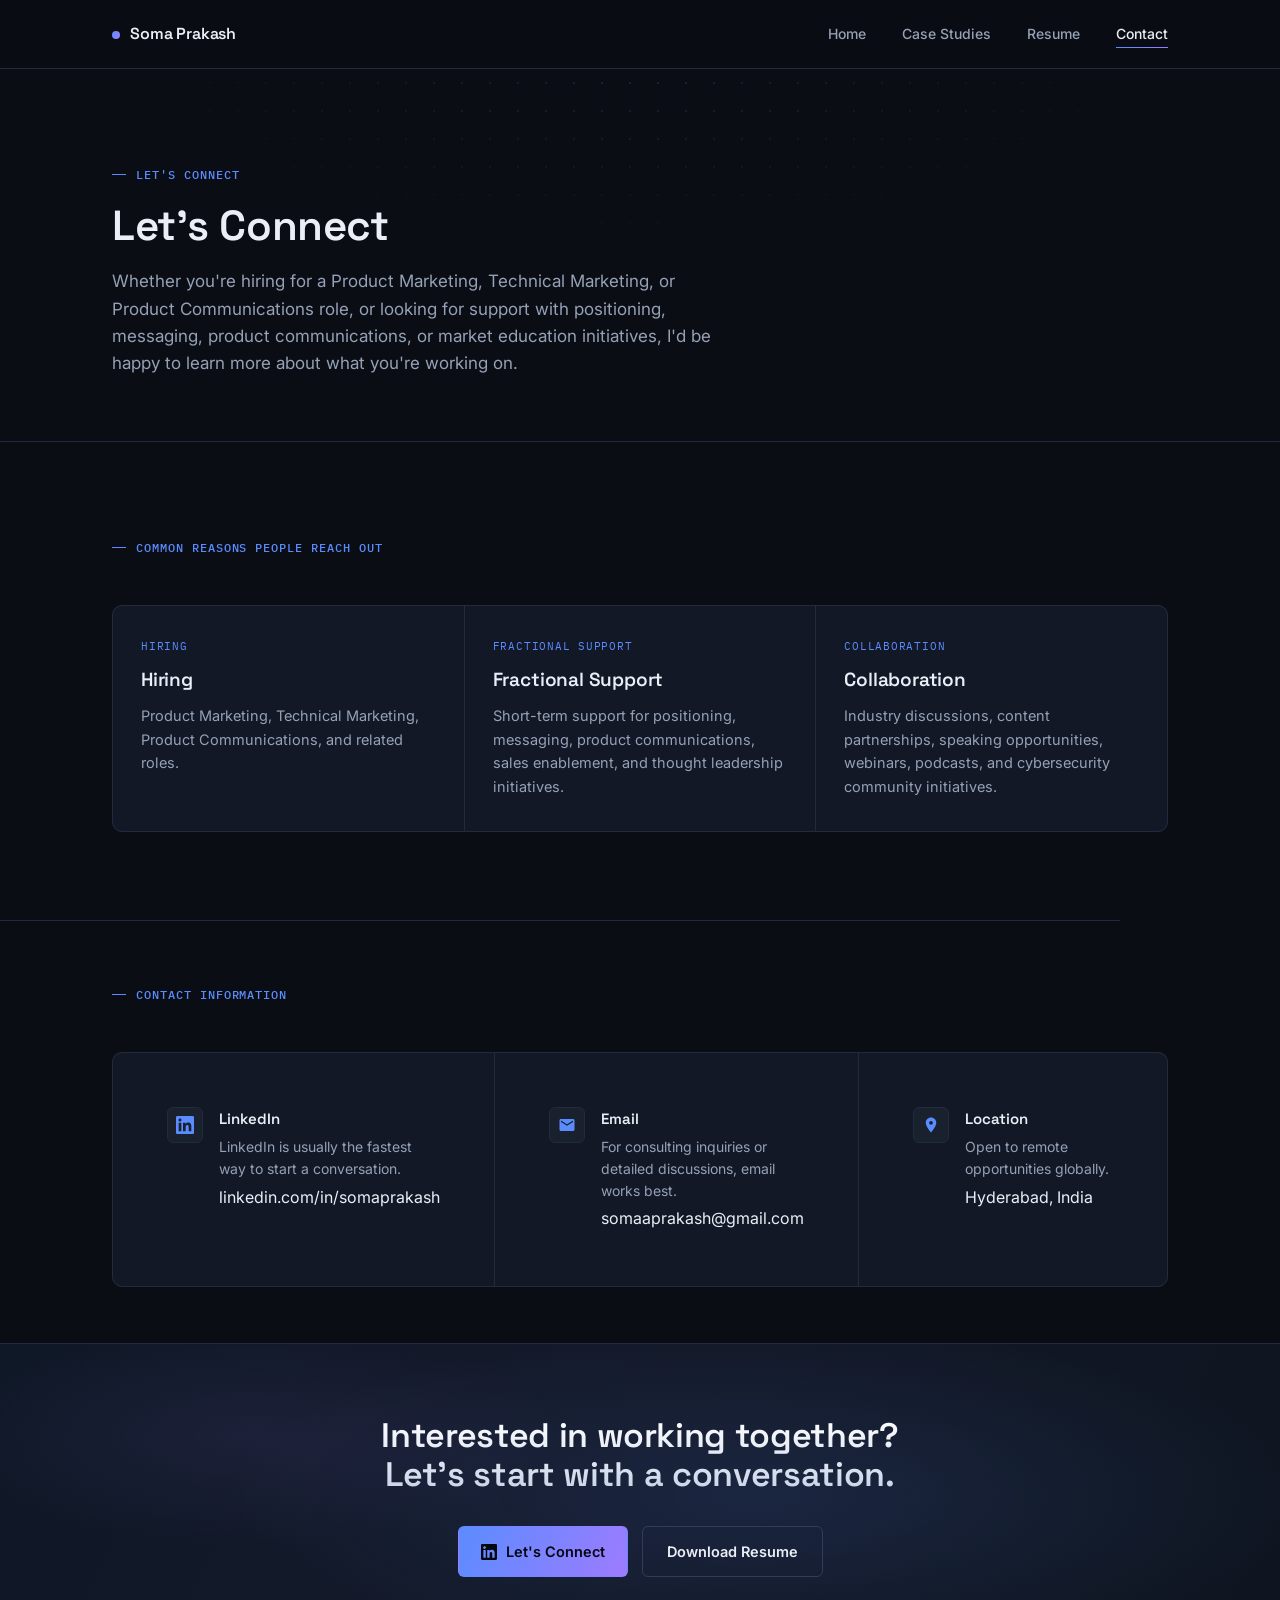
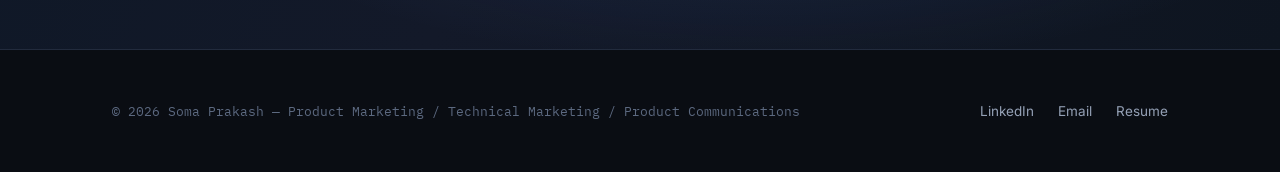
<file: Portfolio - New/contact.html>
<!DOCTYPE html>
<html lang="en">
<head>
<meta charset="UTF-8">
<meta name="viewport" content="width=device-width, initial-scale=1.0">
<title>Contact — Soma Prakash</title>
<meta name="description" content="Reach out to Soma Prakash for Product Marketing, Technical Marketing, and Product Communications roles, or fractional support with positioning, messaging, and market education.">
<link rel="stylesheet" href="assets/style.css">
<style>

/* ── Reason cards ───────────────────────── */
.reason-grid {
  display: grid;
  grid-template-columns: repeat(3, 1fr);
  gap: 1px;
  background: var(--border);
  border: 1px solid var(--border);
  border-radius: var(--radius-m);
  overflow: hidden;
}
.reason-card {
  position: relative;
  background: var(--bg-surface);
  padding: 32px 28px;
  display: flex;
  flex-direction: column;
  gap: 12px;
  transition: background 0.2s ease;
}
.reason-card::before {
  content: "";
  position: absolute;
  top: 0; left: 0; right: 0;
  height: 2px;
  background: var(--gradient);
  opacity: 0;
  transition: opacity 0.2s ease;
}
.reason-card:hover { background: var(--bg-surface-2); }
.reason-card:hover::before { opacity: 1; }
.reason-card .rc-label {
  font-family: var(--font-mono);
  font-size: 11px;
  color: var(--accent-blue);
  text-transform: uppercase;
  letter-spacing: 0.07em;
}
.reason-card h3 { font-size: 19px; font-weight: 600; margin: 0; line-height: 1.25; }
.reason-card p  { font-size: 14.5px; color: var(--text-secondary); line-height: 1.65; margin: 0; }

/* ── Contact info block ─────────────────── */
.contact-info-grid {
  display: grid;
  grid-template-columns: repeat(3, 1fr);
  gap: 1px;
  background: var(--border);
  border: 1px solid var(--border);
  border-radius: var(--radius-m);
  overflow: hidden;
}
.ci-cell {
  background: var(--bg-surface);
  padding: 28px 26px;
  display: flex;
  flex-direction: column;
  gap: 6px;
  transition: background 0.2s ease;
}
.ci-cell:hover { background: var(--bg-surface-2); }
.ci-cell .ci-label {
  font-family: var(--font-mono);
  font-size: 11px;
  color: var(--text-muted);
  text-transform: uppercase;
  letter-spacing: 0.07em;
}
.ci-cell .ci-value { font-size: 16px; font-weight: 500; color: var(--text-primary); }
.ci-cell .ci-note  { font-size: 13px; color: var(--text-muted); margin-top: 2px; }
.ci-cell a:hover { color: var(--accent-blue); }

/* ── Preferred way block ────────────────── */
.preferred-block {
  display: grid;
  grid-template-columns: 1fr 1fr;
  gap: 1px;
  background: var(--border);
  border: 1px solid var(--border);
  border-radius: var(--radius-m);
  overflow: hidden;
}
.preferred-item {
  background: var(--bg-surface);
  padding: 26px 28px;
  display: flex;
  gap: 16px;
  align-items: flex-start;
}
.preferred-item .pi-icon {
  width: 36px;
  height: 36px;
  border-radius: var(--radius-s);
  background: var(--bg-surface-2);
  border: 1px solid var(--border);
  flex-shrink: 0;
  display: flex;
  align-items: center;
  justify-content: center;
}
.preferred-item .pi-icon svg { display: block; }
.preferred-item .pi-text { display: flex; flex-direction: column; gap: 5px; }
.preferred-item .pi-channel {
  font-family: var(--font-display);
  font-size: 15px;
  font-weight: 600;
}
.preferred-item .pi-note {
  font-size: 14px;
  color: var(--text-secondary);
  line-height: 1.55;
}

/* ── CTA strip ──────────────────────────── */
.cta-strip {
  position: relative;
  background: linear-gradient(115deg, #0f1827 0%, #131929 40%, #0e1520 100%);
  border-top: 1px solid var(--border);
  overflow: hidden;
  padding: 72px 0;
}
.cta-strip::before {
  content: "";
  position: absolute;
  inset: 0;
  background: radial-gradient(ellipse 60% 80% at 60% 50%, rgba(91,140,255,0.12) 0%, transparent 70%),
              radial-gradient(ellipse 40% 60% at 20% 30%, rgba(157,123,255,0.08) 0%, transparent 60%);
  pointer-events: none;
}
.cta-strip .container {
  position: relative;
  z-index: 1;
  text-align: center;
  max-width: 620px;
  margin: 0 auto;
}
.cta-strip h2 {
  font-size: clamp(24px, 3vw, 34px);
  background: linear-gradient(180deg, #ffffff 0%, #c7d2e8 100%);
  -webkit-background-clip: text;
  background-clip: text;
  color: transparent;
  margin-bottom: 32px;
}
.cta-strip .strip-actions {
  display: flex;
  gap: 14px;
  justify-content: center;
  flex-wrap: wrap;
}
.btn-linkedin {
  display: inline-flex;
  align-items: center;
  gap: 9px;
  font-family: var(--font-body);
  font-size: 14.5px;
  font-weight: 600;
  padding: 13px 22px;
  border-radius: var(--radius-s);
  background: var(--gradient);
  color: #060810;
  border: 1px solid transparent;
  transition: transform 0.2s ease, box-shadow 0.2s ease;
  text-decoration: none;
}
.btn-linkedin:hover {
  transform: translateY(-2px);
  box-shadow: 0 12px 32px -8px rgba(91,140,255,0.45);
}

/* ── Responsive ─────────────────────────── */
@media (max-width: 880px) {
  .reason-grid { grid-template-columns: 1fr; }
  .contact-info-grid { grid-template-columns: 1fr; }
  .preferred-block { grid-template-columns: 1fr; }
}
</style>
</head>
<body>

<nav class="site-nav">
  <div class="container">
    <a href="index.html" class="nav-logo"><span class="mark"></span>Soma Prakash</a>
    <ul class="nav-links">
      <li><a href="index.html">Home</a></li>
      <li><a href="case-studies.html">Case Studies</a></li>
      <li><a href="resume.html">Resume</a></li>
      <li><a href="contact.html" class="active">Contact</a></li>
    </ul>
    <button class="nav-toggle" aria-label="Toggle menu" aria-expanded="false"><span></span><span></span></button>
  </div>
</nav>

<!-- ── Hero ──────────────────────────────────────────────── -->
<header class="page-hero">
  <div class="grid-texture"></div>
  <div class="container">
    <div class="hero-inner reveal">
      <span class="eyebrow">Let's Connect</span>
      <h1>Let's Connect</h1>
      <p class="subhead">Whether you're hiring for a Product Marketing, Technical Marketing, or Product Communications role, or looking for support with positioning, messaging, product communications, or market education initiatives, I'd be happy to learn more about what you're working on.</p>
    </div>
  </div>
</header>

<!-- ── Common Reasons ────────────────────────────────────── -->
<section>
  <div class="container">
    <div class="section-head reveal">
      <span class="eyebrow">Common Reasons People Reach Out</span>
    </div>
    <div class="reason-grid reveal">

      <div class="reason-card">
        <span class="rc-label">Hiring</span>
        <h3>Hiring</h3>
        <p>Product Marketing, Technical Marketing, Product Communications, and related roles.</p>
      </div>

      <div class="reason-card">
        <span class="rc-label">Fractional Support</span>
        <h3>Fractional Support</h3>
        <p>Short-term support for positioning, messaging, product communications, sales enablement, and thought leadership initiatives.</p>
      </div>

      <div class="reason-card">
        <span class="rc-label">Collaboration</span>
        <h3>Collaboration</h3>
        <p>Industry discussions, content partnerships, speaking opportunities, webinars, podcasts, and cybersecurity community initiatives.</p>
      </div>

    </div>
  </div>
</section>

<hr class="divider container">

<!-- ── Preferred Way To Reach Me ─────────────────────────── -->
<section class="section-tight">
  <div class="container">
    <div class="section-head reveal">
      <span class="eyebrow">Contact Information</span>
    </div>
    <div class="contact-info-grid reveal">

      <div class="ci-cell">
    <div class="preferred-item">
        <div class="pi-icon">
          <!-- LinkedIn icon -->
          <svg width="18" height="18" viewBox="0 0 24 24" fill="none" aria-hidden="true">
            <path d="M20.447 20.452h-3.554v-5.569c0-1.328-.027-3.037-1.852-3.037-1.853 0-2.136 1.445-2.136 2.939v5.667H9.351V9h3.414v1.561h.046c.477-.9 1.637-1.85 3.37-1.85 3.601 0 4.267 2.37 4.267 5.455v6.286zM5.337 7.433c-1.144 0-2.063-.926-2.063-2.065 0-1.138.92-2.063 2.063-2.063 1.14 0 2.064.925 2.064 2.063 0 1.139-.925 2.065-2.064 2.065zm1.782 13.019H3.555V9h3.564v11.452zM22.225 0H1.771C.792 0 0 .774 0 1.729v20.542C0 23.227.792 24 1.771 24h20.451C23.2 24 24 23.227 24 22.271V1.729C24 .774 23.2 0 22.222 0h.003z" fill="#5b8cff"/>
          </svg>
        </div>
        <div class="pi-text">
          <span class="pi-channel">LinkedIn</span>
          <span class="pi-note">LinkedIn is usually the fastest way to start a conversation.</span>
<a href="https://linkedin.com/in/somaprakash" target="_blank" rel="noopener">linkedin.com/in/somaprakash</a>
        </span>
        </div>
      </div>
          
      </div>

      <div class="ci-cell">
    <div class="preferred-item">
        <div class="pi-icon">
          <!-- Email icon -->
          <svg width="18" height="18" viewBox="0 0 24 24" fill="none" aria-hidden="true">
            <path d="M20 4H4C2.9 4 2 4.9 2 6v12c0 1.1.9 2 2 2h16c1.1 0 2-.9 2-2V6c0-1.1-.9-2-2-2zm0 4l-8 5-8-5V6l8 5 8-5v2z" fill="#5b8cff"/>
          </svg>
        </div>
        <div class="pi-text">
          <span class="pi-channel">Email</span>
          <span class="pi-note">For consulting inquiries or detailed discussions, email works best.</span>
<a href="mailto:somaaprakash@gmail.com">somaaprakash@gmail.com</a>
        </div>
      </div>
        </span>
      </div>

<div class="ci-cell">
  <div class="preferred-item">
    <div class="pi-icon">
      <!-- Location icon -->
      <svg width="18" height="18" viewBox="0 0 24 24" fill="none" aria-hidden="true">
        <path d="M12 2C8.13 2 5 5.13 5 9c0 5.25 7 13 7 13s7-7.75 7-13c0-3.87-3.13-7-7-7zm0 9.5A2.5 2.5 0 1 1 12 6.5a2.5 2.5 0 0 1 0 5z" fill="#5b8cff"/>
      </svg>
    </div>

    <div class="pi-text">
      <span class="pi-channel">Location</span>
      <span class="pi-note">Open to remote opportunities globally.</span>
      <span class="pi-value">Hyderabad, India</span>
    </div>
  </div>
</div>

    

  
    </div>
  </div>
</section>

<!-- ── CTA Strip ──────────────────────────────────────────── -->
<div class="cta-strip">
  <div class="container reveal">
    <h2>Interested in working together? Let's start with a conversation.</h2>
    <div class="strip-actions">
      <a href="https://linkedin.com/in/somaprakash" target="_blank" rel="noopener" class="btn-linkedin">
        <svg width="16" height="16" viewBox="0 0 24 24" fill="currentColor" aria-hidden="true">
          <path d="M20.447 20.452h-3.554v-5.569c0-1.328-.027-3.037-1.852-3.037-1.853 0-2.136 1.445-2.136 2.939v5.667H9.351V9h3.414v1.561h.046c.477-.9 1.637-1.85 3.37-1.85 3.601 0 4.267 2.37 4.267 5.455v6.286zM5.337 7.433c-1.144 0-2.063-.926-2.063-2.065 0-1.138.92-2.063 2.063-2.063 1.14 0 2.064.925 2.064 2.063 0 1.139-.925 2.065-2.064 2.065zm1.782 13.019H3.555V9h3.564v11.452zM22.225 0H1.771C.792 0 0 .774 0 1.729v20.542C0 23.227.792 24 1.771 24h20.451C23.2 24 24 23.227 24 22.271V1.729C24 .774 23.2 0 22.222 0h.003z"/>
        </svg>
        Let's Connect
      </a>
      <a href="assets/pdf/Soma_Prakash_Resume.pdf" download class="btn btn-secondary">Download Resume</a>
    </div>
  </div>
</div>

<!-- ── Footer ─────────────────────────────────────────────── -->
<footer class="site-footer">
  <div class="container">
    <div class="foot-left">© 2026 Soma Prakash — Product Marketing / Technical Marketing / Product Communications</div>
    <ul class="foot-links">
      <li><a href="https://linkedin.com/in/somaprakash" target="_blank" rel="noopener">LinkedIn</a></li>
      <li><a href="mailto:somaaprakash@gmail.com">Email</a></li>
      <li><a href="resume.html">Resume</a></li>
    </ul>
  </div>
</footer>

<script src="assets/main.js"></script>
</body>
</html>
</file>
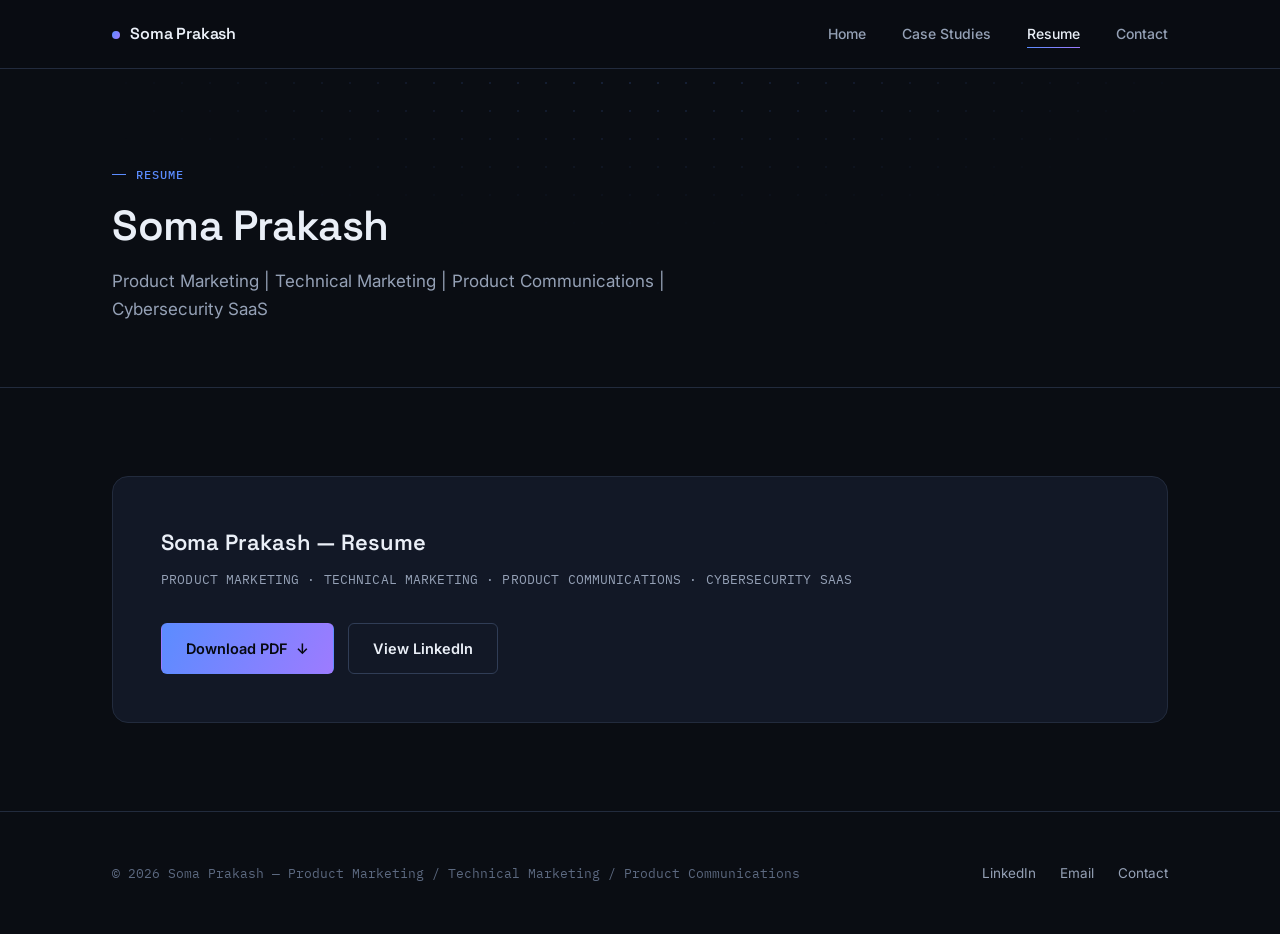
<file: Portfolio - New/resume.html>
<!DOCTYPE html>
<html lang="en">
<head>
<meta charset="UTF-8">
<meta name="viewport" content="width=device-width, initial-scale=1.0">
<title>Resume — Soma Prakash</title>
<meta name="description" content="Download Soma Prakash's resume — Product Marketing, Technical Marketing, Product Communications, Cybersecurity SaaS.">
<link rel="stylesheet" href="assets/style.css">
</head>
<body>

<nav class="site-nav">
  <div class="container">
    <a href="index.html" class="nav-logo"><span class="mark"></span>Soma Prakash </a>
    <ul class="nav-links">
      <li><a href="index.html">Home</a></li>
      <li><a href="case-studies.html">Case Studies</a></li>
      <li><a href="resume.html" class="active">Resume</a></li>
      <li><a href="contact.html">Contact</a></li>
    </ul>
    <button class="nav-toggle" aria-label="Toggle menu" aria-expanded="false"><span></span><span></span></button>
  </div>
</nav>

<header class="page-hero">
  <div class="grid-texture"></div>
  <div class="container">
    <div class="hero-inner reveal">
      <span class="eyebrow">Resume</span>
      <h1>Soma Prakash</h1>
      <p class="subhead">Product Marketing | Technical Marketing | Product Communications | Cybersecurity SaaS</p>
    </div>
  </div>
</header>

<section>
  <div class="container">
    <div class="resume-card reveal">
      <div>
        <div class="title">Soma Prakash — Resume</div>
        <div class="tagline">PRODUCT MARKETING · TECHNICAL MARKETING · PRODUCT COMMUNICATIONS · CYBERSECURITY SAAS</div>
      </div>
      <div style="display:flex; gap:14px; flex-wrap:wrap;">
        <a href="assets/pdf/Soma_Prakash_Resume.pdf" download class="btn btn-primary">Download PDF <span class="btn-arrow">↓</span></a>
        <a href="https://linkedin.com/in/somaprakash" target="_blank" rel="noopener" class="btn btn-secondary">View LinkedIn</a>
      </div>
    </div>
  </div>
</section>

<footer class="site-footer">
  <div class="container">
    <div class="foot-left">© 2026 Soma Prakash — Product Marketing / Technical Marketing / Product Communications</div>
    <ul class="foot-links">
      <li><a href="https://linkedin.com/in/somaprakash" target="_blank" rel="noopener">LinkedIn</a></li>
      <li><a href="mailto:somaaprakash@gmail.com">Email</a></li>
      <li><a href="contact.html">Contact</a></li>
    </ul>
  </div>
</footer>

<script src="assets/main.js"></script>
</body>
</html>
</file>
<file: Portfolio - New/assets/style.css>
/* ==========================================================================
   Soma Prakash — PMM Portfolio
   Design system: dark, enterprise SaaS register (Stripe / Linear / Vercel)
   ========================================================================== */

@font-face {
  font-family: "Space Grotesk";
  src: url("fonts/SpaceGrotesk-Variable.ttf") format("truetype");
  font-weight: 300 700;
  font-display: swap;
}
@font-face {
  font-family: "Inter";
  src: url("fonts/Inter-Variable.ttf") format("truetype");
  font-weight: 100 900;
  font-display: swap;
}
@font-face {
  font-family: "IBM Plex Mono";
  src: url("fonts/IBMPlexMono-Regular.ttf") format("truetype");
  font-weight: 400;
  font-display: swap;
}
@font-face {
  font-family: "IBM Plex Mono";
  src: url("fonts/IBMPlexMono-Medium.ttf") format("truetype");
  font-weight: 500;
  font-display: swap;
}
@font-face {
  font-family: "IBM Plex Mono";
  src: url("fonts/IBMPlexMono-SemiBold.ttf") format("truetype");
  font-weight: 600;
  font-display: swap;
}

:root {
  /* color */
  --bg-base: #0a0d13;
  --bg-surface: #121826;
  --bg-surface-2: #19212f;
  --border: #222b3d;
  --border-strong: #303d56;
  --text-primary: #eaeff7;
  --text-secondary: #95a1b6;
  --text-muted: #5c6980;
  --accent-blue: #5b8cff;
  --accent-violet: #9d7bff;
  --accent-green: #34d399;
  --gradient: linear-gradient(115deg, var(--accent-blue) 0%, var(--accent-violet) 100%);

  /* type */
  --font-display: "Space Grotesk", "Inter", system-ui, sans-serif;
  --font-body: "Inter", system-ui, -apple-system, sans-serif;
  --font-mono: "IBM Plex Mono", "SFMono-Regular", Menlo, monospace;

  /* layout */
  --container: 1120px;
  --prose: 720px;
  --radius-s: 6px;
  --radius-m: 10px;
  --radius-l: 16px;
}

* { box-sizing: border-box; }
html { scroll-behavior: smooth; }
@media (prefers-reduced-motion: reduce) {
  html { scroll-behavior: auto; }
  *, *::before, *::after { animation-duration: 0.001ms !important; animation-iteration-count: 1 !important; transition-duration: 0.001ms !important; }
}

body {
  margin: 0;
  background: var(--bg-base);
  color: var(--text-primary);
  font-family: var(--font-body);
  font-size: 16px;
  line-height: 1.6;
  -webkit-font-smoothing: antialiased;
  text-rendering: optimizeLegibility;
}

img { max-width: 100%; display: block; }

a { color: inherit; text-decoration: none; }

h1, h2, h3, h4 {
  font-family: var(--font-display);
  font-weight: 600;
  line-height: 1.15;
  margin: 0;
  letter-spacing: -0.01em;
}

p { margin: 0; }

.container {
  width: 100%;
  max-width: var(--container);
  margin: 0 auto;
  padding: 0 32px;
}

.prose-width { max-width: var(--prose); margin: 0 auto; }

/* background texture: faint dot grid, signature world-detail (exposure-map motif) */
.grid-texture {
  position: absolute;
  inset: 0;
  background-image: radial-gradient(circle, rgba(91,140,255,0.16) 1px, transparent 1px);
  background-size: 28px 28px;
  -webkit-mask-image: radial-gradient(ellipse 60% 70% at 50% 0%, black 0%, transparent 75%);
          mask-image: radial-gradient(ellipse 60% 70% at 50% 0%, black 0%, transparent 75%);
  pointer-events: none;
}

/* ==========================================================================
   Navigation
   ========================================================================== */
.site-nav {
  position: sticky;
  top: 0;
  z-index: 50;
  background: rgba(10, 13, 19, 0.78);
  backdrop-filter: blur(10px);
  -webkit-backdrop-filter: blur(10px);
  border-bottom: 1px solid var(--border);
}
.site-nav .container {
  display: flex;
  align-items: center;
  justify-content: space-between;
  height: 68px;
}
.nav-logo {
  font-family: var(--font-display);
  font-weight: 600;
  font-size: 16px;
  letter-spacing: -0.01em;
  display: flex;
  align-items: baseline;
  gap: 8px;
}
.nav-logo .mark {
  width: 8px;
  height: 8px;
  border-radius: 50%;
  background: var(--gradient);
  display: inline-block;
  margin-right: 2px;
}
.nav-logo .role-tag {
  font-family: var(--font-mono);
  font-size: 11px;
  font-weight: 400;
  color: var(--text-muted);
  letter-spacing: 0.02em;
}
.nav-links {
  display: flex;
  align-items: center;
  gap: 36px;
  list-style: none;
  margin: 0;
  padding: 0;
}
.nav-links a {
  position: relative;
  font-size: 14px;
  font-weight: 500;
  color: var(--text-secondary);
  padding: 4px 0;
  transition: color 0.2s ease;
}
.nav-links a::after {
  content: "";
  position: absolute;
  left: 0;
  bottom: -2px;
  width: 0%;
  height: 1.5px;
  background: var(--gradient);
  transition: width 0.25s ease;
}
.nav-links a:hover,
.nav-links a.active {
  color: var(--text-primary);
}
.nav-links a:hover::after,
.nav-links a.active::after {
  width: 100%;
}
.nav-cta {
  font-family: var(--font-mono);
  font-size: 12.5px;
  font-weight: 500;
  color: var(--bg-base);
  background: var(--text-primary);
  padding: 9px 16px;
  border-radius: var(--radius-s);
  transition: opacity 0.2s ease, transform 0.2s ease;
  white-space: nowrap;
}
.nav-cta:hover { opacity: 0.85; transform: translateY(-1px); }

.nav-toggle {
  display: none;
  width: 32px;
  height: 32px;
  background: none;
  border: none;
  cursor: pointer;
  position: relative;
}
.nav-toggle span {
  position: absolute;
  left: 6px;
  right: 6px;
  height: 1.5px;
  background: var(--text-primary);
  transition: transform 0.2s ease, opacity 0.2s ease;
}
.nav-toggle span:nth-child(1) { top: 12px; }
.nav-toggle span:nth-child(2) { top: 19px; }
.nav-toggle[aria-expanded="true"] span:nth-child(1) { transform: translateY(3.5px) rotate(45deg); }
.nav-toggle[aria-expanded="true"] span:nth-child(2) { transform: translateY(-3.5px) rotate(-45deg); }

/* ==========================================================================
   Eyebrow / labels / badges
   ========================================================================== */
.eyebrow {
  font-family: var(--font-mono);
  font-size: 12px;
  font-weight: 500;
  letter-spacing: 0.08em;
  text-transform: uppercase;
  color: var(--accent-blue);
  display: inline-flex;
  align-items: center;
  gap: 10px;
}
.eyebrow::before {
  content: "";
  width: 14px;
  height: 1px;
  background: var(--accent-blue);
  display: inline-block;
}

.pill {
  display: inline-flex;
  align-items: center;
  font-family: var(--font-mono);
  font-size: 12.5px;
  font-weight: 500;
  color: var(--text-secondary);
  background: var(--bg-surface);
  border: 1px solid var(--border);
  border-radius: 999px;
  padding: 7px 14px;
  letter-spacing: 0.01em;
}

.skill-grid {
  display: flex;
  flex-wrap: wrap;
  gap: 10px;
}

/* ==========================================================================
   Buttons
   ========================================================================== */
.btn {
  display: inline-flex;
  align-items: center;
  gap: 8px;
  font-family: var(--font-body);
  font-size: 14.5px;
  font-weight: 600;
  padding: 13px 24px;
  border-radius: var(--radius-s);
  transition: transform 0.2s ease, box-shadow 0.2s ease, opacity 0.2s ease;
  border: 1px solid transparent;
}
.btn-primary {
  background: var(--gradient);
  color: #060810;
}
.btn-primary:hover { transform: translateY(-2px); box-shadow: 0 12px 32px -8px rgba(91,140,255,0.45); }
.btn-secondary {
  background: transparent;
  border-color: var(--border-strong);
  color: var(--text-primary);
}
.btn-secondary:hover { border-color: var(--accent-blue); transform: translateY(-2px); }
.btn-arrow { transition: transform 0.2s ease; }
.btn:hover .btn-arrow { transform: translateX(3px); }

/* ==========================================================================
   Hero
   ========================================================================== */
.hero {
  position: relative;
  padding: 128px 0 96px;
  overflow: hidden;
  border-bottom: 1px solid var(--border);
}
.hero-inner { position: relative; z-index: 1; max-width: 860px; }
.hero h1 {
  font-size: clamp(36px, 5vw, 56px);
  margin-top: 22px;
  background: linear-gradient(180deg, #ffffff 0%, #c7d2e8 100%);
  -webkit-background-clip: text;
  background-clip: text;
  color: transparent;
}
.hero .subhead {
  margin-top: 24px;
  font-size: 18px;
  line-height: 1.65;
  color: var(--text-secondary);
  max-width: 640px;
}
.hero .hero-actions {
  margin-top: 40px;
  display: flex;
  gap: 16px;
  flex-wrap: wrap;
}
.page-hero {
  position: relative;
  padding: 88px 0 64px;
  border-bottom: 1px solid var(--border);
  overflow: hidden;
}
.page-hero .hero-inner { position: relative; z-index: 1; max-width: 760px; }
.page-hero h1 { font-size: clamp(30px, 4vw, 42px); margin-top: 18px; }
.page-hero .subhead { margin-top: 18px; font-size: 17px; color: var(--text-secondary); max-width: 620px; }

/* ==========================================================================
   Sections
   ========================================================================== */
section { padding: 88px 0; }
.section-tight { padding: 56px 0; }
.section-head { margin-bottom: 48px; max-width: 620px; }
.section-head h2 { font-size: clamp(26px, 3vw, 34px); margin-top: 16px; }
.section-head .subhead { margin-top: 14px; color: var(--text-secondary); font-size: 16px; }
.divider {
  border: none;
  border-top: 1px solid var(--border);
  margin: 0;
}

/* ==========================================================================
   Expertise grid (home)
   ========================================================================== */
.expertise-grid {
  display: grid;
  grid-template-columns: repeat(4, 1fr);
  gap: 1px;
  background: var(--border);
  border: 1px solid var(--border);
  border-radius: var(--radius-m);
  overflow: hidden;
}
.expertise-item {
  background: var(--bg-surface);
  padding: 28px 24px;
  display: flex;
  flex-direction: column;
  gap: 14px;
  min-height: 116px;
  justify-content: flex-end;
  transition: background 0.2s ease;
}
.expertise-item:hover { background: var(--bg-surface-2); }
.expertise-item .mark-dash { width: 14px; height: 1.5px; background: var(--accent-blue); }
.expertise-item .label { font-family: var(--font-display); font-size: 16px; font-weight: 600; }

/* ==========================================================================
   Case study cards
   ========================================================================== */
.cs-grid {
  display: grid;
  grid-template-columns: repeat(2, 1fr);
  gap: 24px;
}
.cs-card {
  position: relative;
  display: flex;
  flex-direction: column;
  background: var(--bg-surface);
  border: 1px solid var(--border);
  border-radius: var(--radius-l);
  padding: 32px;
  overflow: hidden;
  transition: border-color 0.25s ease, transform 0.25s ease, background 0.25s ease;
}
.cs-card::before {
  content: "";
  position: absolute;
  top: 0; left: 0; right: 0;
  height: 2px;
  background: var(--gradient);
  opacity: 0;
  transition: opacity 0.25s ease;
}
.cs-card:hover {
  border-color: var(--border-strong);
  transform: translateY(-3px);
  background: var(--bg-surface-2);
}
.cs-card:hover::before { opacity: 1; }
.cs-card .cs-org {
  font-family: var(--font-mono);
  font-size: 11.5px;
  color: var(--accent-blue);
  letter-spacing: 0.05em;
  text-transform: uppercase;
}
.cs-card h3 {
  font-size: 22px;
  margin-top: 14px;
  line-height: 1.25;
}
.cs-card .summary {
  margin-top: 14px;
  color: var(--text-secondary);
  font-size: 15px;
  line-height: 1.6;
  flex-grow: 1;
}
.cs-card .skill-grid { margin-top: 24px; }
.cs-card .pill { font-size: 11.5px; padding: 5px 11px; }
.cs-card .read-link {
  margin-top: 24px;
  font-family: var(--font-mono);
  font-size: 13px;
  font-weight: 500;
  color: var(--text-primary);
  display: inline-flex;
  align-items: center;
  gap: 8px;
}
.cs-card .read-link .arrow { transition: transform 0.2s ease; }
.cs-card:hover .read-link .arrow { transform: translateX(4px); }

/* ==========================================================================
   Metric / impact snapshot tiles — signature element
   ========================================================================== */
.metric-strip {
  display: grid;
  grid-template-columns: repeat(auto-fit, minmax(190px, 1fr));
  gap: 1px;
  background: var(--border);
  border: 1px solid var(--border);
  border-radius: var(--radius-m);
  overflow: hidden;
  margin: 8px 0 0;
}
.metric-tile {
  position: relative;
  background: var(--bg-surface);
  padding: 26px 22px 22px;
}
.metric-tile::before {
  content: "";
  position: absolute;
  top: 0; left: 0; right: 0;
  height: 2px;
  background: var(--gradient);
}
.metric-tile .value {
  font-family: var(--font-mono);
  font-size: 26px;
  font-weight: 600;
  color: var(--text-primary);
  font-variant-numeric: tabular-nums;
  letter-spacing: -0.01em;
}
.metric-tile .label {
  margin-top: 8px;
  font-size: 13px;
  color: var(--text-secondary);
  line-height: 1.45;
}

/* ==========================================================================
   Case study body
   ========================================================================== */
.cs-hero {
  position: relative;
  padding: 80px 0 56px;
  border-bottom: 1px solid var(--border);
  overflow: hidden;
}
.cs-hero .hero-inner { position: relative; z-index: 1; }
.cs-hero .cs-org-tag {
  font-family: var(--font-mono);
  font-size: 12px;
  color: var(--accent-blue);
  letter-spacing: 0.06em;
  text-transform: uppercase;
}
.cs-hero h1 {
  font-size: clamp(30px, 4.2vw, 44px);
  margin-top: 16px;
  max-width: 820px;
}
.cs-hero .summary {
  margin-top: 20px;
  font-size: 18px;
  color: var(--text-secondary);
  max-width: 700px;
  line-height: 1.6;
}

.competency-row {
  margin-top: 36px;
  padding-top: 28px;
  border-top: 1px solid var(--border);
}
.competency-row .row-label {
  font-family: var(--font-mono);
  font-size: 11.5px;
  color: var(--text-muted);
  letter-spacing: 0.06em;
  text-transform: uppercase;
  margin-bottom: 14px;
}

.cs-body { padding: 72px 0; }
.cs-section { margin-bottom: 64px; }
.cs-section:last-child { margin-bottom: 0; }
.cs-section .label {
  font-family: var(--font-mono);
  font-size: 12px;
  color: var(--accent-blue);
  letter-spacing: 0.07em;
  text-transform: uppercase;
  margin-bottom: 14px;
  display: block;
}
.cs-section h2 {
  font-size: clamp(22px, 2.6vw, 28px);
  margin-bottom: 20px;
}
.cs-section p {
  color: var(--text-secondary);
  font-size: 16.5px;
  line-height: 1.75;
  margin-bottom: 16px;
}
.cs-section p:last-child { margin-bottom: 0; }
.cs-section ul {
  margin: 0;
  padding: 0;
  list-style: none;
}
.cs-section ul li {
  position: relative;
  padding-left: 24px;
  margin-bottom: 12px;
  color: var(--text-secondary);
  font-size: 16px;
  line-height: 1.65;
}
.cs-section ul li::before {
  content: "";
  position: absolute;
  left: 0;
  top: 10px;
  width: 7px;
  height: 1.5px;
  background: var(--accent-blue);
}
.cs-section strong { color: var(--text-primary); font-weight: 600; }

.subgroup { margin-top: 28px; }
.subgroup:first-of-type { margin-top: 0; }
.subgroup-title {
  font-family: var(--font-display);
  font-size: 16px;
  font-weight: 600;
  color: var(--text-primary);
  margin-bottom: 12px;
}

.strategic-shift {
  background: var(--bg-surface);
  border: 1px solid var(--border);
  border-left: 2px solid var(--accent-violet);
  border-radius: var(--radius-m);
  padding: 28px 32px;
}

.pull-quote-box {
  background: var(--bg-surface);
  border: 1px solid var(--border);
  border-radius: var(--radius-m);
  padding: 32px;
  margin-top: 16px;
}

.cs-footer-nav {
  border-top: 1px solid var(--border);
  padding: 48px 0;
}
.cs-footer-nav .container {
  display: flex;
  justify-content: space-between;
  align-items: center;
  flex-wrap: wrap;
  gap: 20px;
}
.back-link {
  font-family: var(--font-mono);
  font-size: 13.5px;
  color: var(--text-secondary);
  display: inline-flex;
  align-items: center;
  gap: 8px;
  transition: color 0.2s ease;
}
.back-link:hover { color: var(--text-primary); }

/* ==========================================================================
   About page
   ========================================================================== */
.about-layout {
  display: grid;
  grid-template-columns: 1.4fr 1fr;
  gap: 64px;
}
.about-fact {
  padding: 20px 0;
  border-top: 1px solid var(--border);
}
.about-fact:last-child { border-bottom: 1px solid var(--border); }
.about-fact .k {
  font-family: var(--font-mono);
  font-size: 11.5px;
  color: var(--text-muted);
  text-transform: uppercase;
  letter-spacing: 0.06em;
}
.about-fact .v { margin-top: 6px; font-size: 15px; color: var(--text-primary); }

/* ==========================================================================
   Resume page
   ========================================================================== */
.resume-card {
  background: var(--bg-surface);
  border: 1px solid var(--border);
  border-radius: var(--radius-l);
  padding: 48px;
  display: flex;
  align-items: center;
  justify-content: space-between;
  gap: 32px;
  flex-wrap: wrap;
}
.resume-card .title { font-family: var(--font-display); font-size: 22px; font-weight: 600; }
.resume-card .tagline {
  margin-top: 10px;
  font-family: var(--font-mono);
  font-size: 13px;
  color: var(--text-secondary);
  letter-spacing: 0.01em;
}

/* ==========================================================================
   Contact page
   ========================================================================== */
.contact-grid {
  display: grid;
  grid-template-columns: repeat(3, 1fr);
  gap: 1px;
  background: var(--border);
  border: 1px solid var(--border);
  border-radius: var(--radius-m);
  overflow: hidden;
}
.contact-item {
  background: var(--bg-surface);
  padding: 30px 26px;
}
.contact-item .k {
  font-family: var(--font-mono);
  font-size: 11.5px;
  color: var(--text-muted);
  text-transform: uppercase;
  letter-spacing: 0.06em;
}
.contact-item .v { margin-top: 10px; font-size: 16px; }
.contact-item a:hover { color: var(--accent-blue); }
.open-to-list {
  margin-top: 16px;
  display: flex;
  flex-direction: column;
  gap: 10px;
}
.open-to-list li {
  list-style: none;
  display: flex;
  align-items: center;
  gap: 10px;
  font-size: 15px;
  color: var(--text-secondary);
}
.open-to-list li::before {
  content: "";
  width: 6px;
  height: 6px;
  border-radius: 50%;
  background: var(--accent-green);
  flex-shrink: 0;
}

/* ==========================================================================
   Footer
   ========================================================================== */
.site-footer {
  border-top: 1px solid var(--border);
  padding: 48px 0;
}
.site-footer .container {
  display: flex;
  justify-content: space-between;
  align-items: center;
  flex-wrap: wrap;
  gap: 16px;
}
.site-footer .foot-left {
  font-family: var(--font-mono);
  font-size: 12.5px;
  color: var(--text-muted);
}
.site-footer .foot-links {
  display: flex;
  gap: 24px;
  list-style: none;
  margin: 0;
  padding: 0;
}
.site-footer .foot-links a {
  font-size: 13.5px;
  color: var(--text-secondary);
  transition: color 0.2s ease;
}
.site-footer .foot-links a:hover { color: var(--text-primary); }

/* ==========================================================================
   Reveal-on-scroll (subtle, one-shot)
   ========================================================================== */
.reveal {
  opacity: 0;
  transform: translateY(14px);
  transition: opacity 0.6s ease, transform 0.6s ease;
}
.reveal.is-visible {
  opacity: 1;
  transform: translateY(0);
}

/* ==========================================================================
   Responsive
   ========================================================================== */
@media (max-width: 880px) {
  .nav-links { display: none; }
  .nav-toggle { display: block; }
  .nav-links.open {
    display: flex;
    position: absolute;
    top: 68px;
    left: 0;
    right: 0;
    flex-direction: column;
    gap: 0;
    background: var(--bg-base);
    border-bottom: 1px solid var(--border);
    padding: 8px 32px 20px;
  }
  .nav-links.open li { width: 100%; padding: 12px 0; border-bottom: 1px solid var(--border); }
  .nav-links.open li:last-child { border-bottom: none; }
  .expertise-grid { grid-template-columns: repeat(2, 1fr); }
  .cs-grid { grid-template-columns: 1fr; }
  .about-layout { grid-template-columns: 1fr; gap: 40px; }
  .contact-grid { grid-template-columns: 1fr; }
  .resume-card { flex-direction: column; align-items: flex-start; }
}

@media (max-width: 560px) {
  .expertise-grid { grid-template-columns: 1fr; }
  .container { padding: 0 20px; }
  .hero { padding: 96px 0 64px; }
  section { padding: 64px 0; }
}

/* ==========================================================================
   Print (PDF export of case studies)
   ========================================================================== */
@media print {
  .site-nav, .site-footer, .cs-footer-nav { display: none !important; }
  body { background: var(--bg-base); }
  .cs-hero, .cs-body { padding-top: 36px; padding-bottom: 36px; }
  section { break-inside: avoid; }
}
</file>
